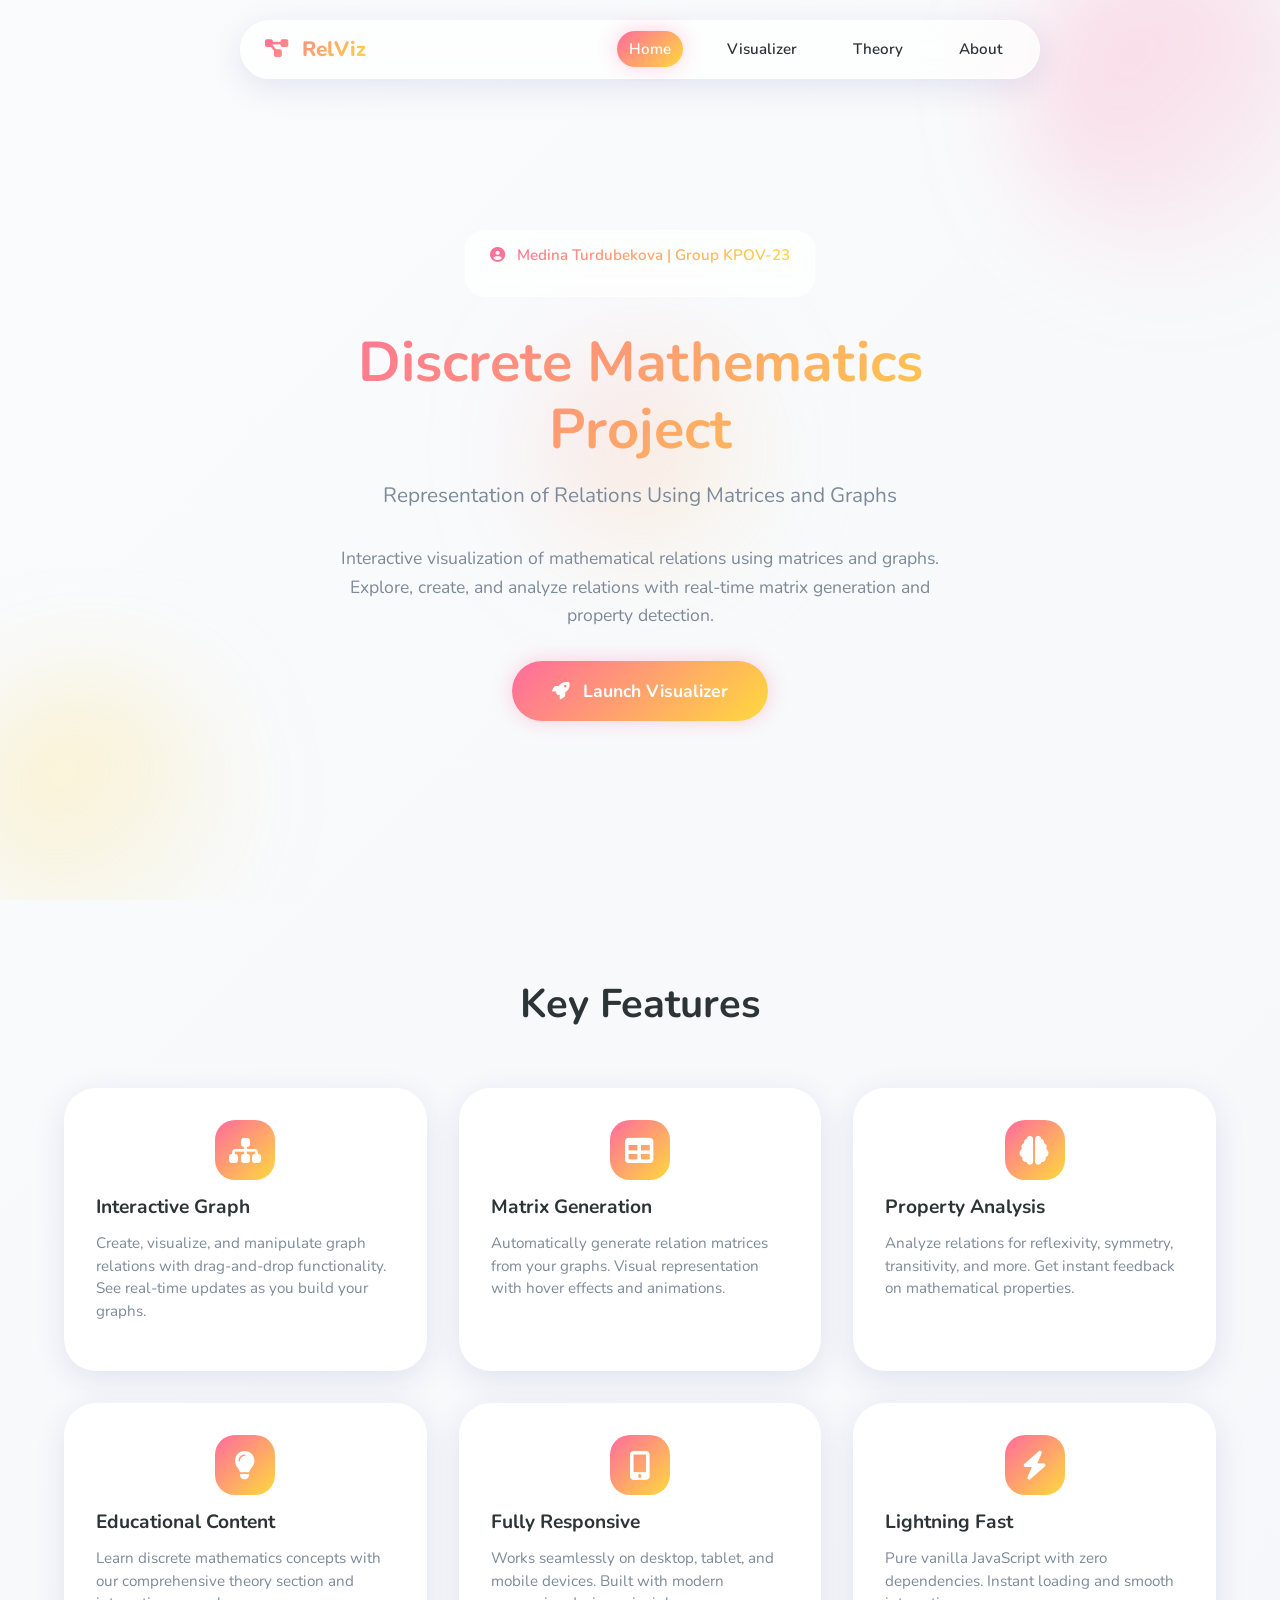
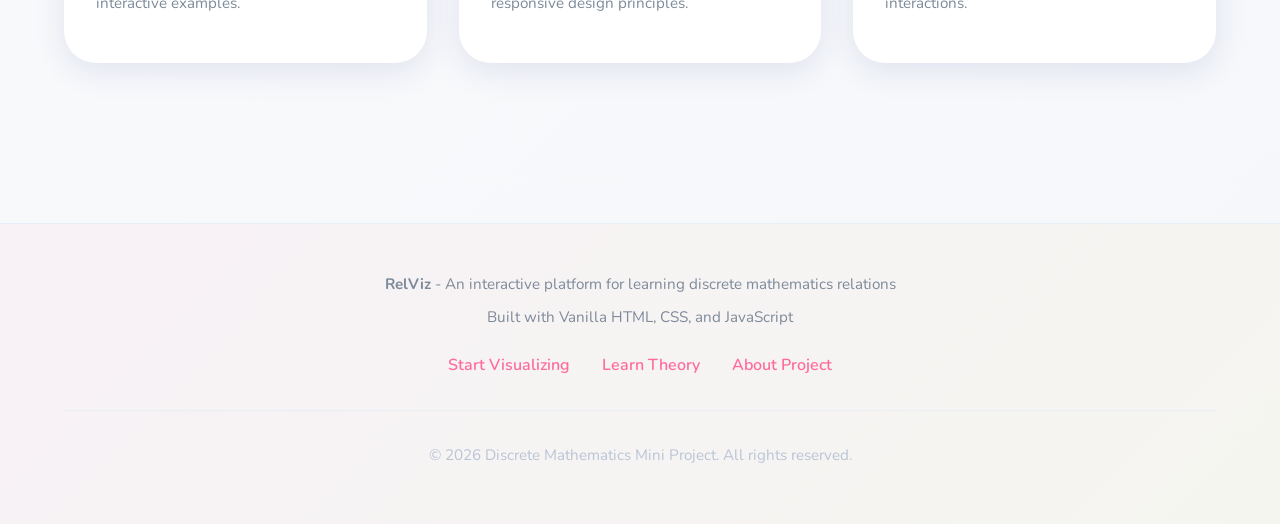
<file: index.html>
<!DOCTYPE html>
<html lang="en">
<head>
  <meta charset="UTF-8">
  <meta name="viewport" content="width=device-width, initial-scale=1.0">
  <title>Discrete Math - Relations & Matrices</title>

  <!-- Google Fonts -->
  <link rel="preconnect" href="https://fonts.googleapis.com">
  <link rel="preconnect" href="https://fonts.gstatic.com" crossorigin>
  <link href="https://fonts.googleapis.com/css2?family=Nunito:wght@400;600;700;800&family=Quicksand:wght@400;600;700&display=swap" rel="stylesheet">

  <!-- FontAwesome Icons -->
  <link rel="stylesheet" href="https://cdnjs.cloudflare.com/ajax/libs/font-awesome/6.4.0/css/all.min.css">

  <!-- Main Styles -->
  <link rel="stylesheet" href="css/style.css">
  <link rel="stylesheet" href="css/animations.css">

  <style>
    /* Home specific styles */
    .hero {
      min-height: 100vh;
      display: flex;
      align-items: center;
      justify-content: center;
      position: relative;
      overflow: hidden;
      padding-top: 60px;
    }

    .hero-background {
      position: absolute;
      top: 0;
      left: 0;
      width: 100%;
      height: 100%;
      z-index: -1;
    }

    .hero-content {
      text-align: center;
      position: relative;
      z-index: 2;
      max-width: 800px;
      margin: 0 auto;
      padding: 0 20px;
    }

    .author-info {
      display: inline-block;
      padding: 12px 24px;
      background: rgba(255, 255, 255, 0.7);
      backdrop-filter: blur(10px);
      border-radius: 20px;
      margin-bottom: 2rem;
      border: 1px solid rgba(255, 255, 255, 0.5);
      animation: slideUp 0.8s ease-out;
    }

    .author-info-text {
      font-size: 0.95rem;
      font-weight: 600;
      background: linear-gradient(135deg, var(--primary-pink), var(--primary-yellow));
      -webkit-background-clip: text;
      -webkit-text-fill-color: transparent;
      background-clip: text;
    }

    .features-grid {
      display: grid;
      grid-template-columns: repeat(auto-fit, minmax(280px, 1fr));
      gap: 2rem;
      margin-top: 60px;
    }

    .feature-item {
      background: white;
      padding: 2rem;
      border-radius: var(--border-radius-lg);
      box-shadow: var(--shadow-soft);
      transition: var(--transition-smooth);
    }

    .feature-item:hover {
      transform: translateY(-10px);
      box-shadow: 0 15px 40px rgba(31, 38, 135, 0.15);
    }

    .feature-icon {
      width: 60px;
      height: 60px;
      background: linear-gradient(135deg, var(--primary-pink), var(--primary-yellow));
      border-radius: var(--border-radius-md);
      display: flex;
      align-items: center;
      justify-content: center;
      margin: 0 auto 1rem;
      font-size: 1.8rem;
      color: white;
    }

    .feature-title {
      font-size: 1.2rem;
      font-weight: 700;
      margin-bottom: 0.8rem;
      color: var(--dark-text);
    }

    .feature-desc {
      font-size: 0.95rem;
      color: var(--grey-dark);
      line-height: 1.5;
    }

    .footer {
      background: linear-gradient(135deg, rgba(255, 107, 157, 0.05), rgba(255, 217, 61, 0.05));
      padding: 3rem 0;
      margin-top: 80px;
      border-top: 1px solid var(--grey-light);
    }

    .footer-content {
      text-align: center;
    }

    .footer-text {
      font-size: 0.95rem;
      color: var(--grey-dark);
      margin-bottom: 0.5rem;
    }

    .footer-links {
      display: flex;
      justify-content: center;
      gap: 2rem;
      margin-top: 1.5rem;
      flex-wrap: wrap;
    }

    .footer-link {
      text-decoration: none;
      color: var(--primary-pink);
      font-weight: 600;
      transition: var(--transition-smooth);
    }

    .footer-link:hover {
      color: var(--primary-yellow);
    }

    @media (max-width: 768px) {
      .hero {
        min-height: auto;
        padding: 100px 0 60px;
      }

      .hero-content {
        padding: 0 15px;
      }

      .features-grid {
        gap: 1.5rem;
        margin-top: 40px;
      }

      .feature-item {
        padding: 1.5rem;
      }
    }
  </style>
</head>
<body>
  <!-- Navigation Bar -->
  <nav class="navbar">
    <div class="nav-container">
      <div class="nav-logo">
        <i class="fas fa-diagram-project" style="margin-right: 8px;"></i> RelViz
      </div>
      <ul class="nav-links">
        <li><a href="index.html" class="active">Home</a></li>
        <li><a href="visualizer.html">Visualizer</a></li>
        <li><a href="theory.html">Theory</a></li>
        <li><a href="about.html">About</a></li>
      </ul>
      <div class="burger-menu">
        <span></span>
        <span></span>
        <span></span>
      </div>
    </div>
  </nav>

  <!-- Hero Section -->
  <section class="hero">
    <div class="hero-background">
      <div class="blob blob-1"></div>
      <div class="blob blob-2"></div>
      <div class="blob blob-3"></div>
    </div>

    <div class="hero-content">
      <div class="author-info">
        <p class="author-info-text">
          <i class="fas fa-user-circle" style="margin-right: 8px;"></i>
          Medina Turdubekova | Group KPOV-23
        </p>
      </div>

      <h1 class="hero-title">Discrete Mathematics Project</h1>

      <p class="hero-subtitle" style="font-size: 1.3rem; color: var(--grey-dark); margin-bottom: 2rem;">
        Representation of Relations Using Matrices and Graphs
      </p>

      <p class="hero-description" style="font-size: 1.1rem; color: var(--grey-dark); max-width: 600px; margin: 0 auto 2rem;">
        Interactive visualization of mathematical relations using matrices and graphs. Explore, create, and analyze relations with real-time matrix generation and property detection.
      </p>

      <a href="visualizer.html" class="btn btn-primary hero-button" style="font-size: 1.1rem; padding: 16px 40px; display: inline-block;">
        <i class="fas fa-rocket" style="margin-right: 8px;"></i> Launch Visualizer
      </a>
    </div>
  </section>

  <!-- Features Section -->
  <section class="section">
    <div class="container">
      <h2 style="text-align: center; margin-bottom: 3rem;">Key Features</h2>

      <div class="features-grid">
        <div class="feature-item stagger-item">
          <div class="feature-icon">
            <i class="fas fa-sitemap"></i>
          </div>
          <h3 class="feature-title">Interactive Graph</h3>
          <p class="feature-desc">Create, visualize, and manipulate graph relations with drag-and-drop functionality. See real-time updates as you build your graphs.</p>
        </div>

        <div class="feature-item stagger-item">
          <div class="feature-icon">
            <i class="fas fa-table"></i>
          </div>
          <h3 class="feature-title">Matrix Generation</h3>
          <p class="feature-desc">Automatically generate relation matrices from your graphs. Visual representation with hover effects and animations.</p>
        </div>

        <div class="feature-item stagger-item">
          <div class="feature-icon">
            <i class="fas fa-brain"></i>
          </div>
          <h3 class="feature-title">Property Analysis</h3>
          <p class="feature-desc">Analyze relations for reflexivity, symmetry, transitivity, and more. Get instant feedback on mathematical properties.</p>
        </div>

        <div class="feature-item stagger-item">
          <div class="feature-icon">
            <i class="fas fa-lightbulb"></i>
          </div>
          <h3 class="feature-title">Educational Content</h3>
          <p class="feature-desc">Learn discrete mathematics concepts with our comprehensive theory section and interactive examples.</p>
        </div>

        <div class="feature-item stagger-item">
          <div class="feature-icon">
            <i class="fas fa-mobile-alt"></i>
          </div>
          <h3 class="feature-title">Fully Responsive</h3>
          <p class="feature-desc">Works seamlessly on desktop, tablet, and mobile devices. Built with modern responsive design principles.</p>
        </div>

        <div class="feature-item stagger-item">
          <div class="feature-icon">
            <i class="fas fa-zap"></i>
          </div>
          <h3 class="feature-title">Lightning Fast</h3>
          <p class="feature-desc">Pure vanilla JavaScript with zero dependencies. Instant loading and smooth interactions.</p>
        </div>
      </div>
    </div>
  </section>

  <!-- Footer -->
  <footer class="footer">
    <div class="container">
      <div class="footer-content">
        <p class="footer-text">
          <strong>RelViz</strong> - An interactive platform for learning discrete mathematics relations
        </p>
        <p class="footer-text">
          Built with Vanilla HTML, CSS, and JavaScript
        </p>
        <div class="footer-links">
          <a href="visualizer.html" class="footer-link">Start Visualizing</a>
          <a href="theory.html" class="footer-link">Learn Theory</a>
          <a href="about.html" class="footer-link">About Project</a>
        </div>
        <p class="footer-text" style="margin-top: 2rem; padding-top: 2rem; border-top: 1px solid var(--grey-light); color: var(--grey-medium);">
          © 2026 Discrete Mathematics Mini Project. All rights reserved.
        </p>
      </div>
    </div>
  </footer>

  <!-- Scripts -->
  <script src="js/main.js"></script>
</body>
</html>
</file>
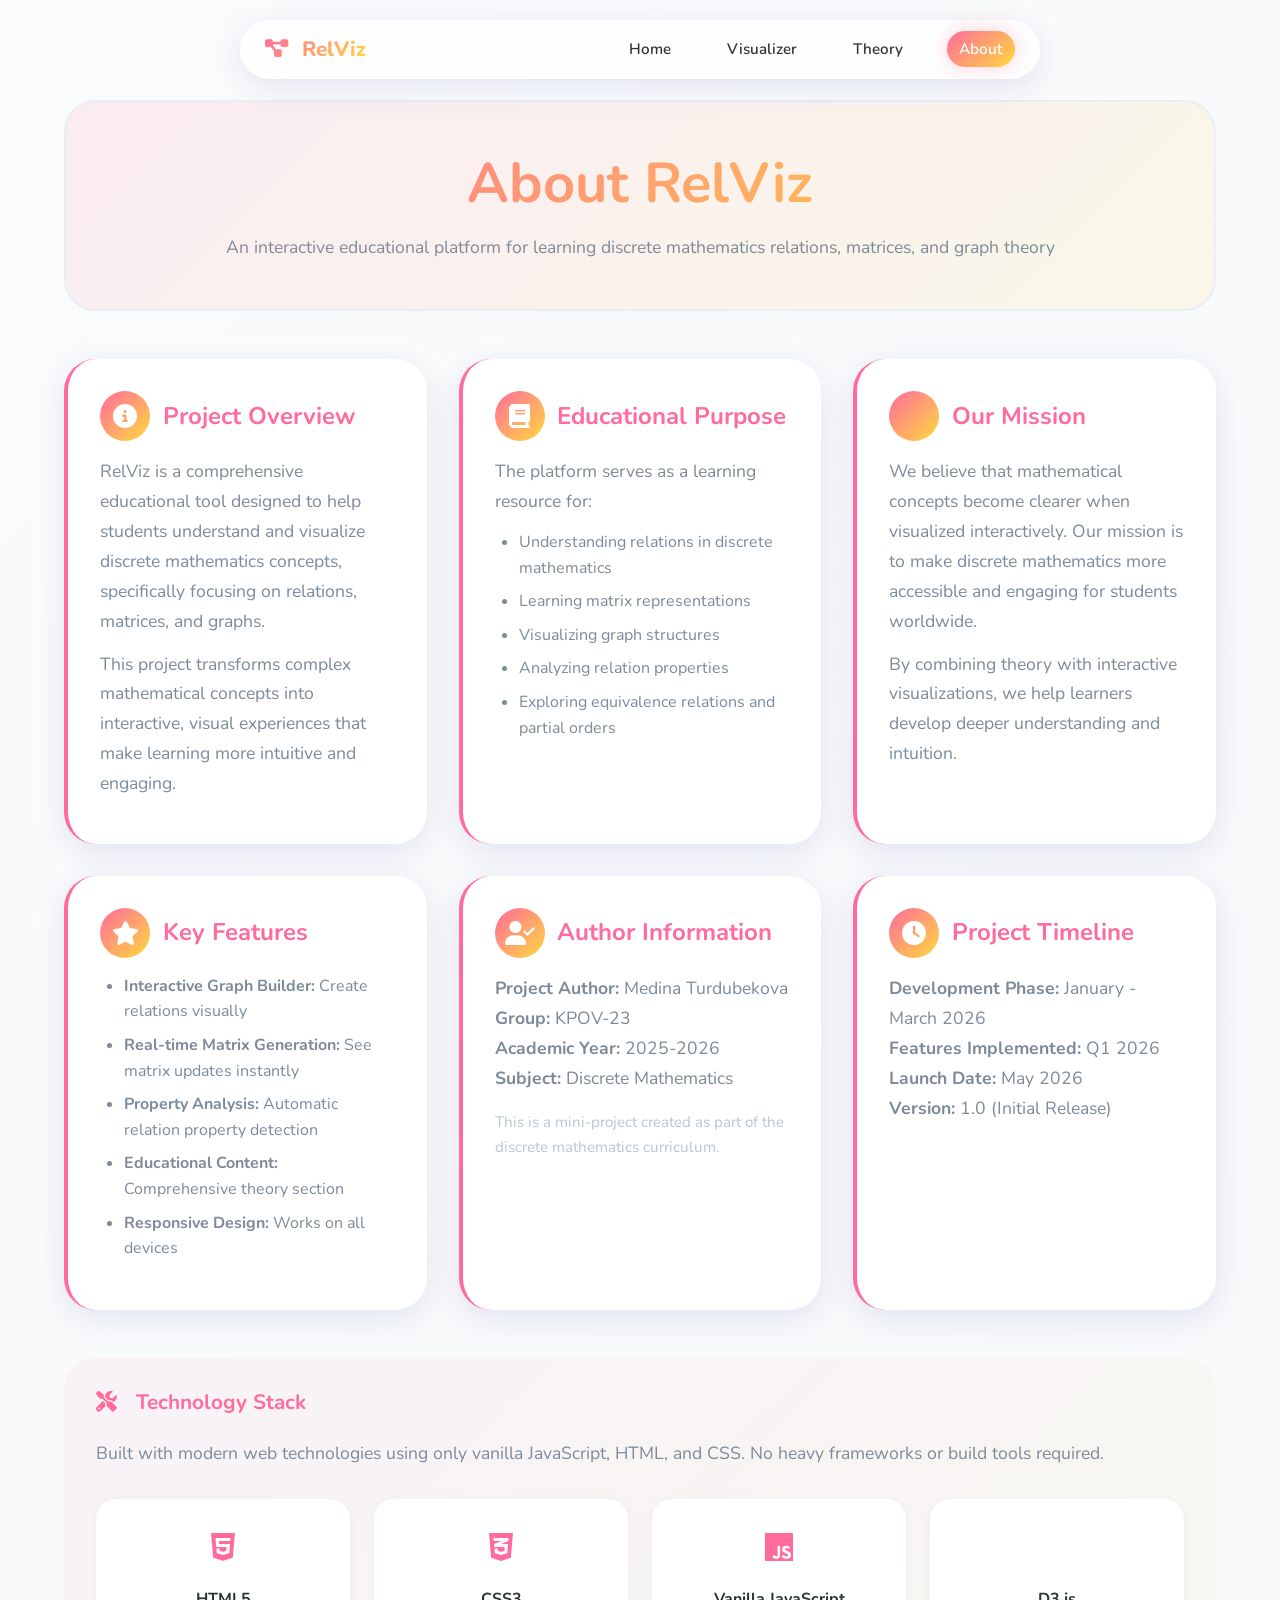
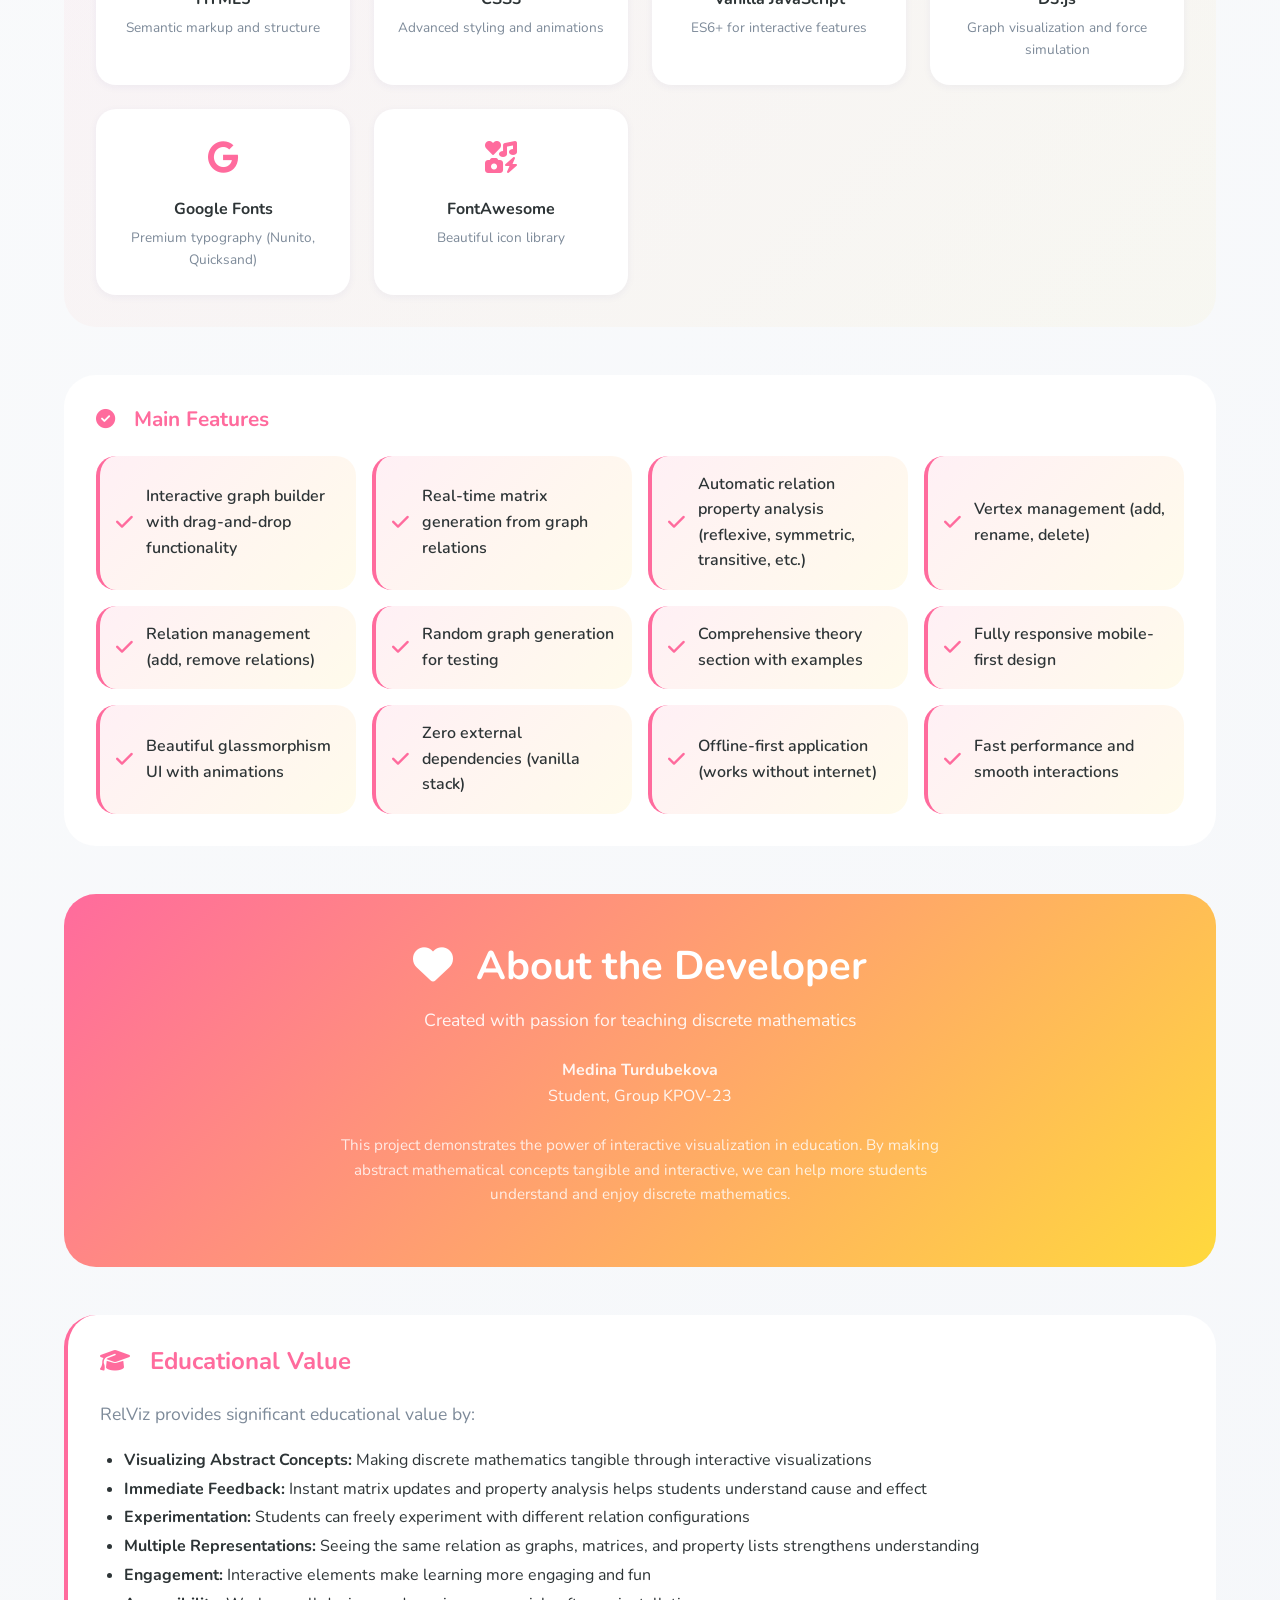
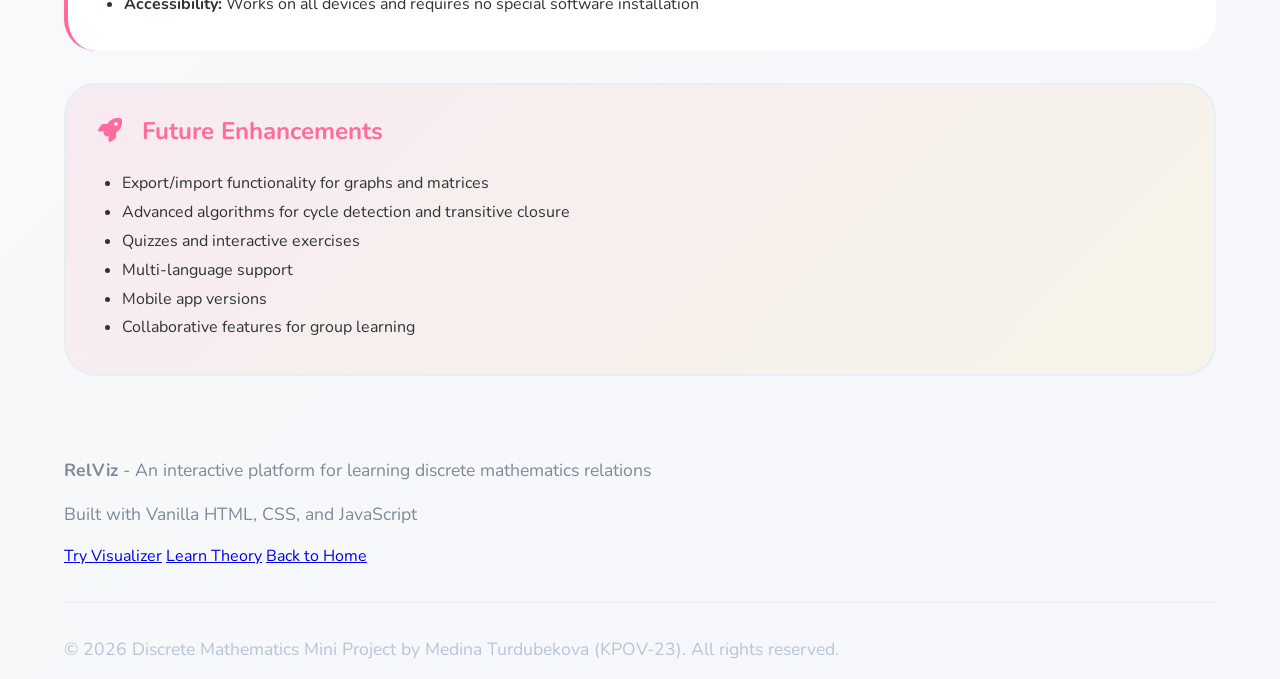
<file: about.html>
<!DOCTYPE html>
<html lang="en">
<head>
  <meta charset="UTF-8">
  <meta name="viewport" content="width=device-width, initial-scale=1.0">
  <title>About - RelViz</title>

  <!-- Google Fonts -->
  <link rel="preconnect" href="https://fonts.googleapis.com">
  <link rel="preconnect" href="https://fonts.gstatic.com" crossorigin>
  <link href="https://fonts.googleapis.com/css2?family=Nunito:wght@400;600;700;800&family=Quicksand:wght@400;600;700&display=swap" rel="stylesheet">

  <!-- FontAwesome Icons -->
  <link rel="stylesheet" href="https://cdnjs.cloudflare.com/ajax/libs/font-awesome/6.4.0/css/all.min.css">

  <!-- Main Styles -->
  <link rel="stylesheet" href="css/style.css">
  <link rel="stylesheet" href="css/animations.css">

  <style>
    .about-section {
      padding-top: 100px;
    }

    .about-hero {
      background: linear-gradient(135deg, rgba(255, 107, 157, 0.1), rgba(255, 217, 61, 0.1));
      padding: 3rem;
      border-radius: var(--border-radius-lg);
      margin-bottom: 3rem;
      border: 2px solid var(--grey-light);
      text-align: center;
      animation: slideUp 0.6s ease-out;
    }

    .about-hero h1 {
      margin-bottom: 1rem;
    }

    .about-grid {
      display: grid;
      grid-template-columns: repeat(auto-fit, minmax(300px, 1fr));
      gap: 2rem;
      margin-bottom: 3rem;
    }

    .about-card {
      background: white;
      padding: 2rem;
      border-radius: var(--border-radius-lg);
      box-shadow: var(--shadow-soft);
      border-left: 4px solid var(--primary-pink);
      animation: slideUp 0.6s ease-out forwards;
      opacity: 0;
    }

    .about-card:nth-child(1) { animation-delay: 0.1s; }
    .about-card:nth-child(2) { animation-delay: 0.2s; }
    .about-card:nth-child(3) { animation-delay: 0.3s; }
    .about-card:nth-child(4) { animation-delay: 0.4s; }
    .about-card:nth-child(5) { animation-delay: 0.5s; }
    .about-card:nth-child(6) { animation-delay: 0.6s; }

    .about-card:hover {
      transform: translateY(-5px);
      box-shadow: 0 12px 40px rgba(31, 38, 135, 0.15);
    }

    .about-card h3 {
      color: var(--primary-pink);
      margin-bottom: 1rem;
      display: flex;
      align-items: center;
      gap: 0.8rem;
    }

    .card-icon {
      width: 50px;
      height: 50px;
      background: linear-gradient(135deg, var(--primary-pink), var(--primary-yellow));
      border-radius: 50%;
      display: flex;
      align-items: center;
      justify-content: center;
      color: white;
      font-size: 1.5rem;
      flex-shrink: 0;
    }

    .about-card p {
      margin-bottom: 0.8rem;
      line-height: 1.7;
      color: var(--grey-dark);
    }

    .about-card ul {
      margin-left: 1.5rem;
      margin-bottom: 1rem;
    }

    .about-card li {
      margin-bottom: 0.5rem;
      color: var(--grey-dark);
      line-height: 1.6;
    }

    .tech-stack {
      background: linear-gradient(135deg, rgba(255, 107, 157, 0.05), rgba(255, 217, 61, 0.05));
      padding: 2rem;
      border-radius: var(--border-radius-lg);
      margin-bottom: 3rem;
    }

    .tech-stack h3 {
      color: var(--primary-pink);
      margin-bottom: 1.5rem;
      font-size: 1.3rem;
    }

    .tech-items {
      display: grid;
      grid-template-columns: repeat(auto-fit, minmax(200px, 1fr));
      gap: 1.5rem;
    }

    .tech-item {
      background: white;
      padding: 1.5rem;
      border-radius: var(--border-radius-md);
      text-align: center;
      box-shadow: 0 2px 8px rgba(31, 38, 135, 0.05);
      transition: var(--transition-smooth);
    }

    .tech-item:hover {
      transform: translateY(-5px);
      box-shadow: var(--shadow-soft);
    }

    .tech-icon {
      font-size: 2rem;
      color: var(--primary-pink);
      margin-bottom: 0.8rem;
    }

    .tech-name {
      font-weight: 700;
      color: var(--dark-text);
      margin-bottom: 0.3rem;
    }

    .tech-desc {
      font-size: 0.85rem;
      color: var(--grey-dark);
    }

    .author-section {
      background: linear-gradient(135deg, var(--primary-pink), var(--primary-yellow));
      color: white;
      padding: 3rem;
      border-radius: var(--border-radius-lg);
      text-align: center;
      animation: slideUp 0.6s ease-out;
    }

    .author-section h2 {
      color: white;
      margin-bottom: 1rem;
    }

    .author-section p {
      color: rgba(255, 255, 255, 0.9);
      font-size: 1.1rem;
      margin-bottom: 0.8rem;
    }

    .feature-list {
      background: white;
      padding: 2rem;
      border-radius: var(--border-radius-lg);
      margin-bottom: 3rem;
    }

    .feature-list h3 {
      color: var(--primary-pink);
      margin-bottom: 1.5rem;
      font-size: 1.3rem;
    }

    .feature-list ul {
      display: grid;
      grid-template-columns: repeat(auto-fit, minmax(250px, 1fr));
      gap: 1rem;
      list-style: none;
      margin: 0;
      padding: 0;
    }

    .feature-list li {
      padding: 1rem;
      background: linear-gradient(135deg, rgba(255, 107, 157, 0.1), rgba(255, 217, 61, 0.1));
      border-radius: var(--border-radius-md);
      border-left: 4px solid var(--primary-pink);
      display: flex;
      align-items: center;
      gap: 0.8rem;
    }

    .feature-list i {
      color: var(--primary-pink);
      font-size: 1.2rem;
      flex-shrink: 0;
    }

    .feature-list span {
      color: var(--dark-text);
      font-weight: 600;
    }

    @media (max-width: 768px) {
      .about-section {
        padding-top: 80px;
      }

      .about-hero {
        padding: 2rem;
      }

      .about-grid {
        gap: 1.5rem;
      }

      .about-card {
        padding: 1.5rem;
      }

      .author-section {
        padding: 2rem;
      }

      .tech-items {
        grid-template-columns: repeat(auto-fit, minmax(150px, 1fr));
        gap: 1rem;
      }
    }
  </style>
</head>
<body>
  <!-- Navigation Bar -->
  <nav class="navbar">
    <div class="nav-container">
      <div class="nav-logo">
        <i class="fas fa-diagram-project" style="margin-right: 8px;"></i> RelViz
      </div>
      <ul class="nav-links">
        <li><a href="index.html">Home</a></li>
        <li><a href="visualizer.html">Visualizer</a></li>
        <li><a href="theory.html">Theory</a></li>
        <li><a href="about.html" class="active">About</a></li>
      </ul>
      <div class="burger-menu">
        <span></span>
        <span></span>
        <span></span>
      </div>
    </div>
  </nav>

  <!-- Main Content -->
  <section class="about-section">
    <div class="container">
      <!-- Hero -->
      <div class="about-hero">
        <h1>About RelViz</h1>
        <p style="font-size: 1.1rem; margin: 0;">
          An interactive educational platform for learning discrete mathematics relations, matrices, and graph theory
        </p>
      </div>

      <!-- Project Overview -->
      <div class="about-grid">
        <div class="about-card">
          <h3>
            <div class="card-icon"><i class="fas fa-info-circle"></i></div>
            Project Overview
          </h3>
          <p>
            RelViz is a comprehensive educational tool designed to help students understand and visualize 
            discrete mathematics concepts, specifically focusing on relations, matrices, and graphs.
          </p>
          <p>
            This project transforms complex mathematical concepts into interactive, visual experiences 
            that make learning more intuitive and engaging.
          </p>
        </div>

        <div class="about-card">
          <h3>
            <div class="card-icon"><i class="fas fa-book"></i></div>
            Educational Purpose
          </h3>
          <p>
            The platform serves as a learning resource for:
          </p>
          <ul>
            <li>Understanding relations in discrete mathematics</li>
            <li>Learning matrix representations</li>
            <li>Visualizing graph structures</li>
            <li>Analyzing relation properties</li>
            <li>Exploring equivalence relations and partial orders</li>
          </ul>
        </div>

        <div class="about-card">
          <h3>
            <div class="card-icon"><i class="fas fa-target"></i></div>
            Our Mission
          </h3>
          <p>
            We believe that mathematical concepts become clearer when visualized interactively. 
            Our mission is to make discrete mathematics more accessible and engaging for students 
            worldwide.
          </p>
          <p>
            By combining theory with interactive visualizations, we help learners develop deeper 
            understanding and intuition.
          </p>
        </div>

        <div class="about-card">
          <h3>
            <div class="card-icon"><i class="fas fa-star"></i></div>
            Key Features
          </h3>
          <ul>
            <li><strong>Interactive Graph Builder:</strong> Create relations visually</li>
            <li><strong>Real-time Matrix Generation:</strong> See matrix updates instantly</li>
            <li><strong>Property Analysis:</strong> Automatic relation property detection</li>
            <li><strong>Educational Content:</strong> Comprehensive theory section</li>
            <li><strong>Responsive Design:</strong> Works on all devices</li>
          </ul>
        </div>

        <div class="about-card">
          <h3>
            <div class="card-icon"><i class="fas fa-user-check"></i></div>
            Author Information
          </h3>
          <p>
            <strong>Project Author:</strong> Medina Turdubekova<br>
            <strong>Group:</strong> KPOV-23<br>
            <strong>Academic Year:</strong> 2025-2026<br>
            <strong>Subject:</strong> Discrete Mathematics
          </p>
          <p style="margin-top: 1rem; font-size: 0.95rem; color: var(--grey-medium);">
            This is a mini-project created as part of the discrete mathematics curriculum.
          </p>
        </div>

        <div class="about-card">
          <h3>
            <div class="card-icon"><i class="fas fa-clock"></i></div>
            Project Timeline
          </h3>
          <p>
            <strong>Development Phase:</strong> January - March 2026<br>
            <strong>Features Implemented:</strong> Q1 2026<br>
            <strong>Launch Date:</strong> May 2026<br>
            <strong>Version:</strong> 1.0 (Initial Release)
          </p>
        </div>
      </div>

      <!-- Technology Stack -->
      <div class="tech-stack">
        <h3><i class="fas fa-tools" style="margin-right: 0.8rem;"></i> Technology Stack</h3>
        <p style="color: var(--grey-dark); margin-bottom: 2rem;">
          Built with modern web technologies using only vanilla JavaScript, HTML, and CSS. 
          No heavy frameworks or build tools required.
        </p>
        <div class="tech-items">
          <div class="tech-item">
            <div class="tech-icon"><i class="fab fa-html5"></i></div>
            <div class="tech-name">HTML5</div>
            <div class="tech-desc">Semantic markup and structure</div>
          </div>

          <div class="tech-item">
            <div class="tech-icon"><i class="fab fa-css3-alt"></i></div>
            <div class="tech-name">CSS3</div>
            <div class="tech-desc">Advanced styling and animations</div>
          </div>

          <div class="tech-item">
            <div class="tech-icon"><i class="fab fa-js"></i></div>
            <div class="tech-name">Vanilla JavaScript</div>
            <div class="tech-desc">ES6+ for interactive features</div>
          </div>

          <div class="tech-item">
            <div class="tech-icon"><i class="fas fa-chart-network"></i></div>
            <div class="tech-name">D3.js</div>
            <div class="tech-desc">Graph visualization and force simulation</div>
          </div>

          <div class="tech-item">
            <div class="tech-icon"><i class="fab fa-google"></i></div>
            <div class="tech-name">Google Fonts</div>
            <div class="tech-desc">Premium typography (Nunito, Quicksand)</div>
          </div>

          <div class="tech-item">
            <div class="tech-icon"><i class="fas fa-icons"></i></div>
            <div class="tech-name">FontAwesome</div>
            <div class="tech-desc">Beautiful icon library</div>
          </div>
        </div>
      </div>

      <!-- Features -->
      <div class="feature-list">
        <h3><i class="fas fa-check-circle" style="margin-right: 0.8rem;"></i> Main Features</h3>
        <ul>
          <li><i class="fas fa-check"></i> <span>Interactive graph builder with drag-and-drop functionality</span></li>
          <li><i class="fas fa-check"></i> <span>Real-time matrix generation from graph relations</span></li>
          <li><i class="fas fa-check"></i> <span>Automatic relation property analysis (reflexive, symmetric, transitive, etc.)</span></li>
          <li><i class="fas fa-check"></i> <span>Vertex management (add, rename, delete)</span></li>
          <li><i class="fas fa-check"></i> <span>Relation management (add, remove relations)</span></li>
          <li><i class="fas fa-check"></i> <span>Random graph generation for testing</span></li>
          <li><i class="fas fa-check"></i> <span>Comprehensive theory section with examples</span></li>
          <li><i class="fas fa-check"></i> <span>Fully responsive mobile-first design</span></li>
          <li><i class="fas fa-check"></i> <span>Beautiful glassmorphism UI with animations</span></li>
          <li><i class="fas fa-check"></i> <span>Zero external dependencies (vanilla stack)</span></li>
          <li><i class="fas fa-check"></i> <span>Offline-first application (works without internet)</span></li>
          <li><i class="fas fa-check"></i> <span>Fast performance and smooth interactions</span></li>
        </ul>
      </div>

      <!-- Author Section -->
      <div class="author-section">
        <h2><i class="fas fa-heart" style="margin-right: 0.8rem;"></i> About the Developer</h2>
        <p>Created with passion for teaching discrete mathematics</p>
        <p style="font-size: 1rem; margin: 1.5rem 0;">
          <strong>Medina Turdubekova</strong><br>
          Student, Group KPOV-23
        </p>
        <p style="font-size: 0.95rem; opacity: 0.9; margin-top: 1rem; max-width: 600px; margin-left: auto; margin-right: auto;">
          This project demonstrates the power of interactive visualization in education. 
          By making abstract mathematical concepts tangible and interactive, we can help more students understand and enjoy discrete mathematics.
        </p>
      </div>

      <!-- Educational Value -->
      <div style="background: white; padding: 2rem; border-radius: var(--border-radius-lg); margin-top: 3rem; border-left: 4px solid var(--primary-pink); animation: slideUp 0.6s ease-out;">
        <h3 style="color: var(--primary-pink); margin-bottom: 1.5rem;">
          <i class="fas fa-graduation-cap" style="margin-right: 0.8rem;"></i> Educational Value
        </h3>
        <p style="margin-bottom: 1rem; line-height: 1.7;">
          RelViz provides significant educational value by:
        </p>
        <ul style="margin-left: 1.5rem; line-height: 1.8;">
          <li><strong>Visualizing Abstract Concepts:</strong> Making discrete mathematics tangible through interactive visualizations</li>
          <li><strong>Immediate Feedback:</strong> Instant matrix updates and property analysis helps students understand cause and effect</li>
          <li><strong>Experimentation:</strong> Students can freely experiment with different relation configurations</li>
          <li><strong>Multiple Representations:</strong> Seeing the same relation as graphs, matrices, and property lists strengthens understanding</li>
          <li><strong>Engagement:</strong> Interactive elements make learning more engaging and fun</li>
          <li><strong>Accessibility:</strong> Works on all devices and requires no special software installation</li>
        </ul>
      </div>

      <!-- Future Plans -->
      <div style="background: linear-gradient(135deg, rgba(255, 107, 157, 0.1), rgba(255, 217, 61, 0.1)); padding: 2rem; border-radius: var(--border-radius-lg); margin-top: 2rem; border: 2px solid var(--grey-light);">
        <h3 style="color: var(--primary-pink); margin-bottom: 1.5rem;">
          <i class="fas fa-rocket" style="margin-right: 0.8rem;"></i> Future Enhancements
        </h3>
        <ul style="margin-left: 1.5rem; line-height: 1.8;">
          <li>Export/import functionality for graphs and matrices</li>
          <li>Advanced algorithms for cycle detection and transitive closure</li>
          <li>Quizzes and interactive exercises</li>
          <li>Multi-language support</li>
          <li>Mobile app versions</li>
          <li>Collaborative features for group learning</li>
        </ul>
      </div>
    </div>
  </section>

  <!-- Footer -->
  <footer class="footer" style="margin-top: 80px;">
    <div class="container">
      <div class="footer-content">
        <p class="footer-text">
          <strong>RelViz</strong> - An interactive platform for learning discrete mathematics relations
        </p>
        <p class="footer-text">
          Built with Vanilla HTML, CSS, and JavaScript
        </p>
        <div class="footer-links">
          <a href="visualizer.html" class="footer-link">Try Visualizer</a>
          <a href="theory.html" class="footer-link">Learn Theory</a>
          <a href="index.html" class="footer-link">Back to Home</a>
        </div>
        <p class="footer-text" style="margin-top: 2rem; padding-top: 2rem; border-top: 1px solid var(--grey-light); color: var(--grey-medium);">
          © 2026 Discrete Mathematics Mini Project by Medina Turdubekova (KPOV-23). All rights reserved.
        </p>
      </div>
    </div>
  </footer>

  <!-- Scripts -->
  <script src="js/main.js"></script>
</body>
</html>
</file>
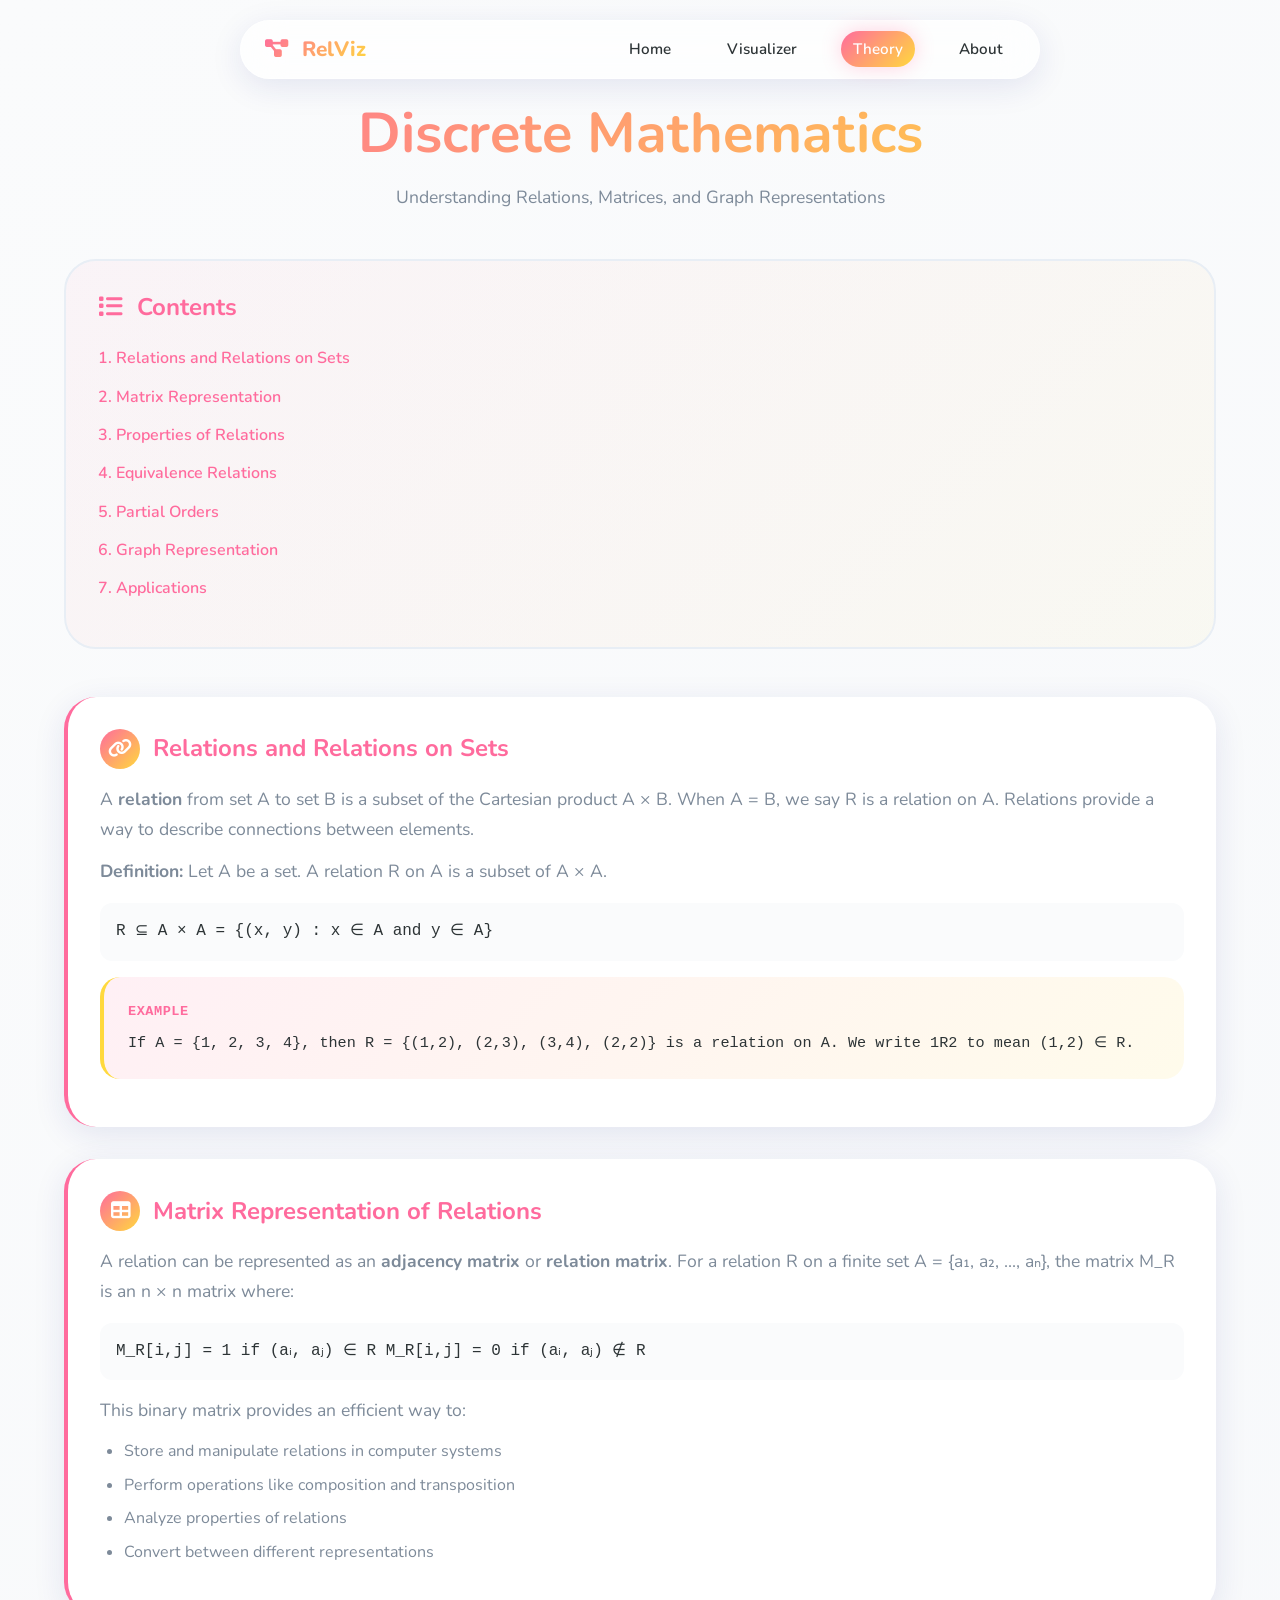
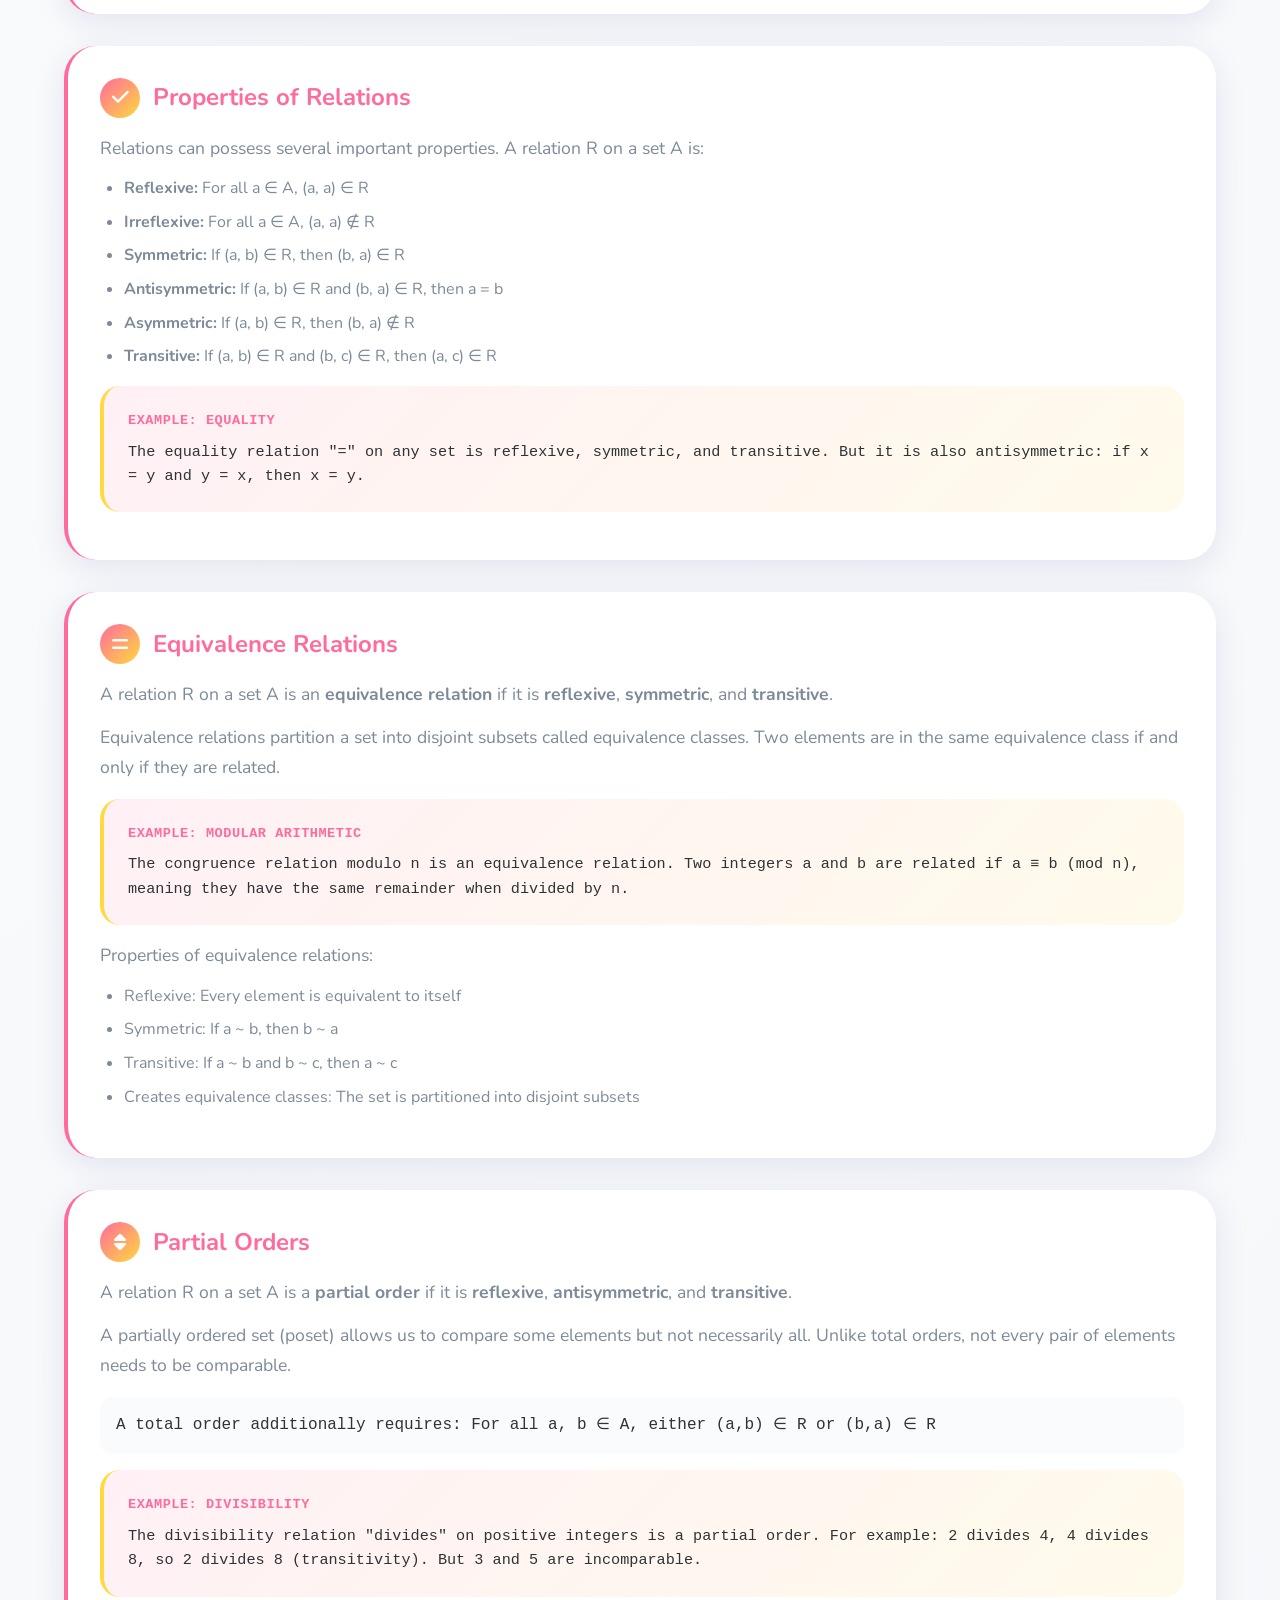
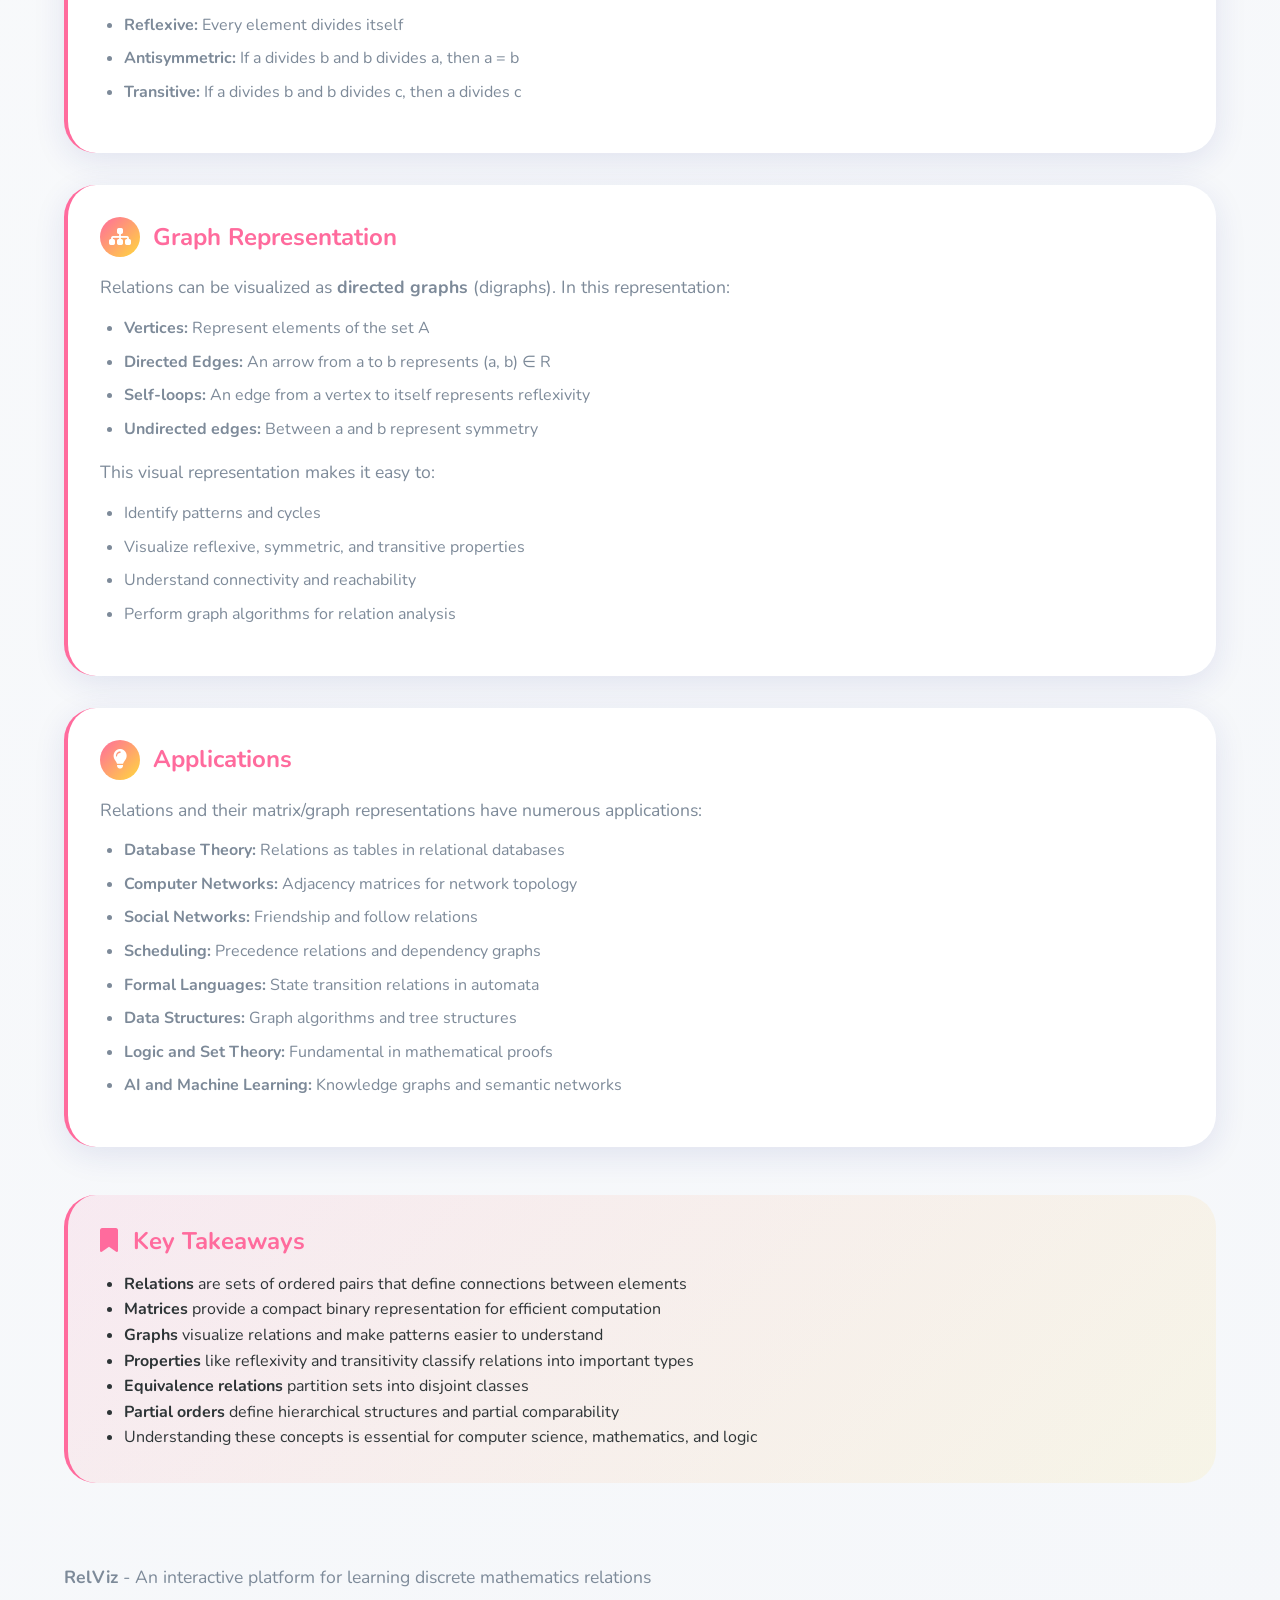
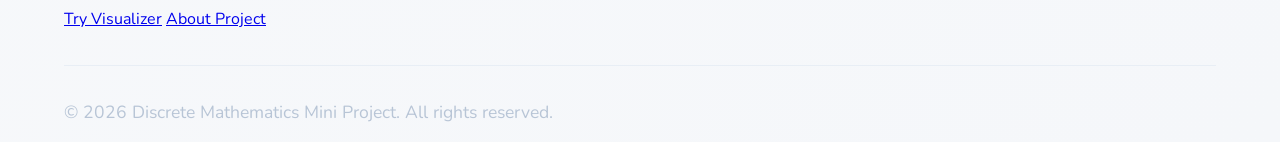
<file: theory.html>
<!DOCTYPE html>
<html lang="en">
<head>
  <meta charset="UTF-8">
  <meta name="viewport" content="width=device-width, initial-scale=1.0">
  <title>Theory - RelViz</title>

  <!-- Google Fonts -->
  <link rel="preconnect" href="https://fonts.googleapis.com">
  <link rel="preconnect" href="https://fonts.gstatic.com" crossorigin>
  <link href="https://fonts.googleapis.com/css2?family=Nunito:wght@400;600;700;800&family=Quicksand:wght@400;600;700&display=swap" rel="stylesheet">

  <!-- FontAwesome Icons -->
  <link rel="stylesheet" href="https://cdnjs.cloudflare.com/ajax/libs/font-awesome/6.4.0/css/all.min.css">

  <!-- Main Styles -->
  <link rel="stylesheet" href="css/style.css">
  <link rel="stylesheet" href="css/animations.css">

  <style>
    .theory-section {
      padding-top: 100px;
    }

    .theory-card {
      background: white;
      padding: 2rem;
      border-radius: var(--border-radius-lg);
      margin-bottom: 2rem;
      box-shadow: var(--shadow-soft);
      border-left: 4px solid var(--primary-pink);
      animation: slideUp 0.6s ease-out forwards;
      opacity: 0;
    }

    .theory-card:nth-child(1) { animation-delay: 0.1s; }
    .theory-card:nth-child(2) { animation-delay: 0.2s; }
    .theory-card:nth-child(3) { animation-delay: 0.3s; }
    .theory-card:nth-child(4) { animation-delay: 0.4s; }
    .theory-card:nth-child(5) { animation-delay: 0.5s; }
    .theory-card:nth-child(6) { animation-delay: 0.6s; }
    .theory-card:nth-child(n+7) { animation-delay: 0.7s; }

    .theory-card h3 {
      color: var(--primary-pink);
      margin-bottom: 1rem;
      display: flex;
      align-items: center;
      gap: 0.8rem;
    }

    .theory-card-icon {
      width: 40px;
      height: 40px;
      background: linear-gradient(135deg, var(--primary-pink), var(--primary-yellow));
      border-radius: 50%;
      display: flex;
      align-items: center;
      justify-content: center;
      color: white;
      font-size: 1.2rem;
      flex-shrink: 0;
    }

    .theory-card p {
      margin-bottom: 0.8rem;
      line-height: 1.7;
    }

    .theory-card ul {
      margin-left: 1.5rem;
      margin-bottom: 1rem;
    }

    .theory-card li {
      margin-bottom: 0.5rem;
      color: var(--grey-dark);
    }

    .example-box {
      background: linear-gradient(135deg, rgba(255, 107, 157, 0.1), rgba(255, 217, 61, 0.1));
      border-left: 4px solid var(--primary-yellow);
      padding: 1.5rem;
      border-radius: var(--border-radius-md);
      margin: 1rem 0;
      font-family: 'Courier New', monospace;
      font-size: 0.95rem;
    }

    .example-label {
      font-weight: 700;
      color: var(--primary-pink);
      margin-bottom: 0.5rem;
      text-transform: uppercase;
      font-size: 0.85rem;
      letter-spacing: 0.5px;
    }

    .formula {
      background: var(--light-bg);
      padding: 1rem;
      border-radius: var(--border-radius-sm);
      margin: 1rem 0;
      font-family: 'Courier New', monospace;
      color: var(--dark-text);
      overflow-x: auto;
    }

    .toc {
      background: linear-gradient(135deg, rgba(255, 107, 157, 0.05), rgba(255, 217, 61, 0.05));
      padding: 2rem;
      border-radius: var(--border-radius-lg);
      margin-bottom: 3rem;
      border: 2px solid var(--grey-light);
    }

    .toc h3 {
      color: var(--primary-pink);
      margin-bottom: 1.5rem;
    }

    .toc ul {
      list-style: none;
    }

    .toc li {
      margin-bottom: 0.8rem;
    }

    .toc a {
      color: var(--primary-pink);
      text-decoration: none;
      font-weight: 600;
      transition: var(--transition-smooth);
    }

    .toc a:hover {
      color: var(--primary-yellow);
      transform: translateX(5px);
    }

    @media (max-width: 768px) {
      .theory-section {
        padding-top: 80px;
      }

      .theory-card {
        padding: 1.5rem;
      }

      .formula, .example-box {
        font-size: 0.9rem;
        padding: 1rem;
      }
    }
  </style>
</head>
<body>
  <!-- Navigation Bar -->
  <nav class="navbar">
    <div class="nav-container">
      <div class="nav-logo">
        <i class="fas fa-diagram-project" style="margin-right: 8px;"></i> RelViz
      </div>
      <ul class="nav-links">
        <li><a href="index.html">Home</a></li>
        <li><a href="visualizer.html">Visualizer</a></li>
        <li><a href="theory.html" class="active">Theory</a></li>
        <li><a href="about.html">About</a></li>
      </ul>
      <div class="burger-menu">
        <span></span>
        <span></span>
        <span></span>
      </div>
    </div>
  </nav>

  <!-- Main Content -->
  <section class="theory-section">
    <div class="container">
      <h1 style="text-align: center; margin-bottom: 1rem;">Discrete Mathematics</h1>
      <p style="text-align: center; color: var(--grey-dark); margin-bottom: 3rem; font-size: 1.1rem;">
        Understanding Relations, Matrices, and Graph Representations
      </p>

      <!-- Table of Contents -->
      <div class="toc">
        <h3><i class="fas fa-list" style="margin-right: 0.5rem;"></i> Contents</h3>
        <ul>
          <li><a href="#relations">1. Relations and Relations on Sets</a></li>
          <li><a href="#matrix">2. Matrix Representation</a></li>
          <li><a href="#properties">3. Properties of Relations</a></li>
          <li><a href="#equivalence">4. Equivalence Relations</a></li>
          <li><a href="#partial">5. Partial Orders</a></li>
          <li><a href="#graphs">6. Graph Representation</a></li>
          <li><a href="#applications">7. Applications</a></li>
        </ul>
      </div>

      <!-- Content Cards -->
      <div id="relationsSection">
        <div class="theory-card">
          <h3>
            <div class="theory-card-icon"><i class="fas fa-link"></i></div>
            Relations and Relations on Sets
          </h3>
          <p>
            A <strong>relation</strong> from set A to set B is a subset of the Cartesian product A × B. 
            When A = B, we say R is a relation on A. Relations provide a way to describe connections 
            between elements.
          </p>
          <p><strong>Definition:</strong> Let A be a set. A relation R on A is a subset of A × A.</p>
          <div class="formula">
            R ⊆ A × A = {(x, y) : x ∈ A and y ∈ A}
          </div>
          <div class="example-box">
            <div class="example-label">Example</div>
            If A = {1, 2, 3, 4}, then R = {(1,2), (2,3), (3,4), (2,2)} is a relation on A.
            We write 1R2 to mean (1,2) ∈ R.
          </div>
        </div>

        <div class="theory-card">
          <h3>
            <div class="theory-card-icon"><i class="fas fa-table"></i></div>
            Matrix Representation of Relations
          </h3>
          <p>
            A relation can be represented as an <strong>adjacency matrix</strong> or 
            <strong>relation matrix</strong>. For a relation R on a finite set A = {a₁, a₂, ..., aₙ}, 
            the matrix M_R is an n × n matrix where:
          </p>
          <div class="formula">
            M_R[i,j] = 1 if (aᵢ, aⱼ) ∈ R
            M_R[i,j] = 0 if (aᵢ, aⱼ) ∉ R
          </div>
          <p>
            This binary matrix provides an efficient way to:
          </p>
          <ul>
            <li>Store and manipulate relations in computer systems</li>
            <li>Perform operations like composition and transposition</li>
            <li>Analyze properties of relations</li>
            <li>Convert between different representations</li>
          </ul>
        </div>

        <div class="theory-card">
          <h3>
            <div class="theory-card-icon"><i class="fas fa-check"></i></div>
            Properties of Relations
          </h3>
          <p>
            Relations can possess several important properties. A relation R on a set A is:
          </p>
          <ul>
            <li><strong>Reflexive:</strong> For all a ∈ A, (a, a) ∈ R</li>
            <li><strong>Irreflexive:</strong> For all a ∈ A, (a, a) ∉ R</li>
            <li><strong>Symmetric:</strong> If (a, b) ∈ R, then (b, a) ∈ R</li>
            <li><strong>Antisymmetric:</strong> If (a, b) ∈ R and (b, a) ∈ R, then a = b</li>
            <li><strong>Asymmetric:</strong> If (a, b) ∈ R, then (b, a) ∉ R</li>
            <li><strong>Transitive:</strong> If (a, b) ∈ R and (b, c) ∈ R, then (a, c) ∈ R</li>
          </ul>
          <div class="example-box">
            <div class="example-label">Example: Equality</div>
            The equality relation "=" on any set is reflexive, symmetric, and transitive.
            But it is also antisymmetric: if x = y and y = x, then x = y.
          </div>
        </div>

        <div class="theory-card">
          <h3>
            <div class="theory-card-icon"><i class="fas fa-equals"></i></div>
            Equivalence Relations
          </h3>
          <p>
            A relation R on a set A is an <strong>equivalence relation</strong> if it is 
            <strong>reflexive</strong>, <strong>symmetric</strong>, and <strong>transitive</strong>.
          </p>
          <p>
            Equivalence relations partition a set into disjoint subsets called equivalence classes. 
            Two elements are in the same equivalence class if and only if they are related.
          </p>
          <div class="example-box">
            <div class="example-label">Example: Modular Arithmetic</div>
            The congruence relation modulo n is an equivalence relation.
            Two integers a and b are related if a ≡ b (mod n), meaning they have the same remainder when divided by n.
          </div>
          <p>
            Properties of equivalence relations:
          </p>
          <ul>
            <li>Reflexive: Every element is equivalent to itself</li>
            <li>Symmetric: If a ~ b, then b ~ a</li>
            <li>Transitive: If a ~ b and b ~ c, then a ~ c</li>
            <li>Creates equivalence classes: The set is partitioned into disjoint subsets</li>
          </ul>
        </div>

        <div class="theory-card">
          <h3>
            <div class="theory-card-icon"><i class="fas fa-sort"></i></div>
            Partial Orders
          </h3>
          <p>
            A relation R on a set A is a <strong>partial order</strong> if it is 
            <strong>reflexive</strong>, <strong>antisymmetric</strong>, and <strong>transitive</strong>.
          </p>
          <p>
            A partially ordered set (poset) allows us to compare some elements but not necessarily all. 
            Unlike total orders, not every pair of elements needs to be comparable.
          </p>
          <div class="formula">
            A total order additionally requires: For all a, b ∈ A, either (a,b) ∈ R or (b,a) ∈ R
          </div>
          <div class="example-box">
            <div class="example-label">Example: Divisibility</div>
            The divisibility relation "divides" on positive integers is a partial order.
            For example: 2 divides 4, 4 divides 8, so 2 divides 8 (transitivity).
            But 3 and 5 are incomparable.
          </div>
          <ul>
            <li><strong>Reflexive:</strong> Every element divides itself</li>
            <li><strong>Antisymmetric:</strong> If a divides b and b divides a, then a = b</li>
            <li><strong>Transitive:</strong> If a divides b and b divides c, then a divides c</li>
          </ul>
        </div>

        <div class="theory-card">
          <h3>
            <div class="theory-card-icon"><i class="fas fa-sitemap"></i></div>
            Graph Representation
          </h3>
          <p>
            Relations can be visualized as <strong>directed graphs</strong> (digraphs). 
            In this representation:
          </p>
          <ul>
            <li><strong>Vertices:</strong> Represent elements of the set A</li>
            <li><strong>Directed Edges:</strong> An arrow from a to b represents (a, b) ∈ R</li>
            <li><strong>Self-loops:</strong> An edge from a vertex to itself represents reflexivity</li>
            <li><strong>Undirected edges:</strong> Between a and b represent symmetry</li>
          </ul>
          <p>
            This visual representation makes it easy to:
          </p>
          <ul>
            <li>Identify patterns and cycles</li>
            <li>Visualize reflexive, symmetric, and transitive properties</li>
            <li>Understand connectivity and reachability</li>
            <li>Perform graph algorithms for relation analysis</li>
          </ul>
        </div>

        <div class="theory-card">
          <h3>
            <div class="theory-card-icon"><i class="fas fa-lightbulb"></i></div>
            Applications
          </h3>
          <p>
            Relations and their matrix/graph representations have numerous applications:
          </p>
          <ul>
            <li><strong>Database Theory:</strong> Relations as tables in relational databases</li>
            <li><strong>Computer Networks:</strong> Adjacency matrices for network topology</li>
            <li><strong>Social Networks:</strong> Friendship and follow relations</li>
            <li><strong>Scheduling:</strong> Precedence relations and dependency graphs</li>
            <li><strong>Formal Languages:</strong> State transition relations in automata</li>
            <li><strong>Data Structures:</strong> Graph algorithms and tree structures</li>
            <li><strong>Logic and Set Theory:</strong> Fundamental in mathematical proofs</li>
            <li><strong>AI and Machine Learning:</strong> Knowledge graphs and semantic networks</li>
          </ul>
        </div>
      </div>

      <!-- Summary Box -->
      <div style="background: linear-gradient(135deg, rgba(255, 107, 157, 0.1), rgba(255, 217, 61, 0.1)); padding: 2rem; border-radius: var(--border-radius-lg); margin-top: 3rem; border-left: 4px solid var(--primary-pink); animation: slideUp 0.6s ease-out;">
        <h3 style="color: var(--primary-pink); margin-bottom: 1rem;">
          <i class="fas fa-bookmark" style="margin-right: 0.5rem;"></i> Key Takeaways
        </h3>
        <ul style="margin-left: 1.5rem;">
          <li><strong>Relations</strong> are sets of ordered pairs that define connections between elements</li>
          <li><strong>Matrices</strong> provide a compact binary representation for efficient computation</li>
          <li><strong>Graphs</strong> visualize relations and make patterns easier to understand</li>
          <li><strong>Properties</strong> like reflexivity and transitivity classify relations into important types</li>
          <li><strong>Equivalence relations</strong> partition sets into disjoint classes</li>
          <li><strong>Partial orders</strong> define hierarchical structures and partial comparability</li>
          <li>Understanding these concepts is essential for computer science, mathematics, and logic</li>
        </ul>
      </div>
    </div>
  </section>

  <!-- Footer -->
  <footer class="footer" style="margin-top: 80px;">
    <div class="container">
      <div class="footer-content">
        <p class="footer-text">
          <strong>RelViz</strong> - An interactive platform for learning discrete mathematics relations
        </p>
        <div class="footer-links">
          <a href="visualizer.html" class="footer-link">Try Visualizer</a>
          <a href="about.html" class="footer-link">About Project</a>
        </div>
        <p class="footer-text" style="margin-top: 2rem; padding-top: 2rem; border-top: 1px solid var(--grey-light); color: var(--grey-medium);">
          © 2026 Discrete Mathematics Mini Project. All rights reserved.
        </p>
      </div>
    </div>
  </footer>

  <!-- Scripts -->
  <script src="js/main.js"></script>
</body>
</html>
</file>
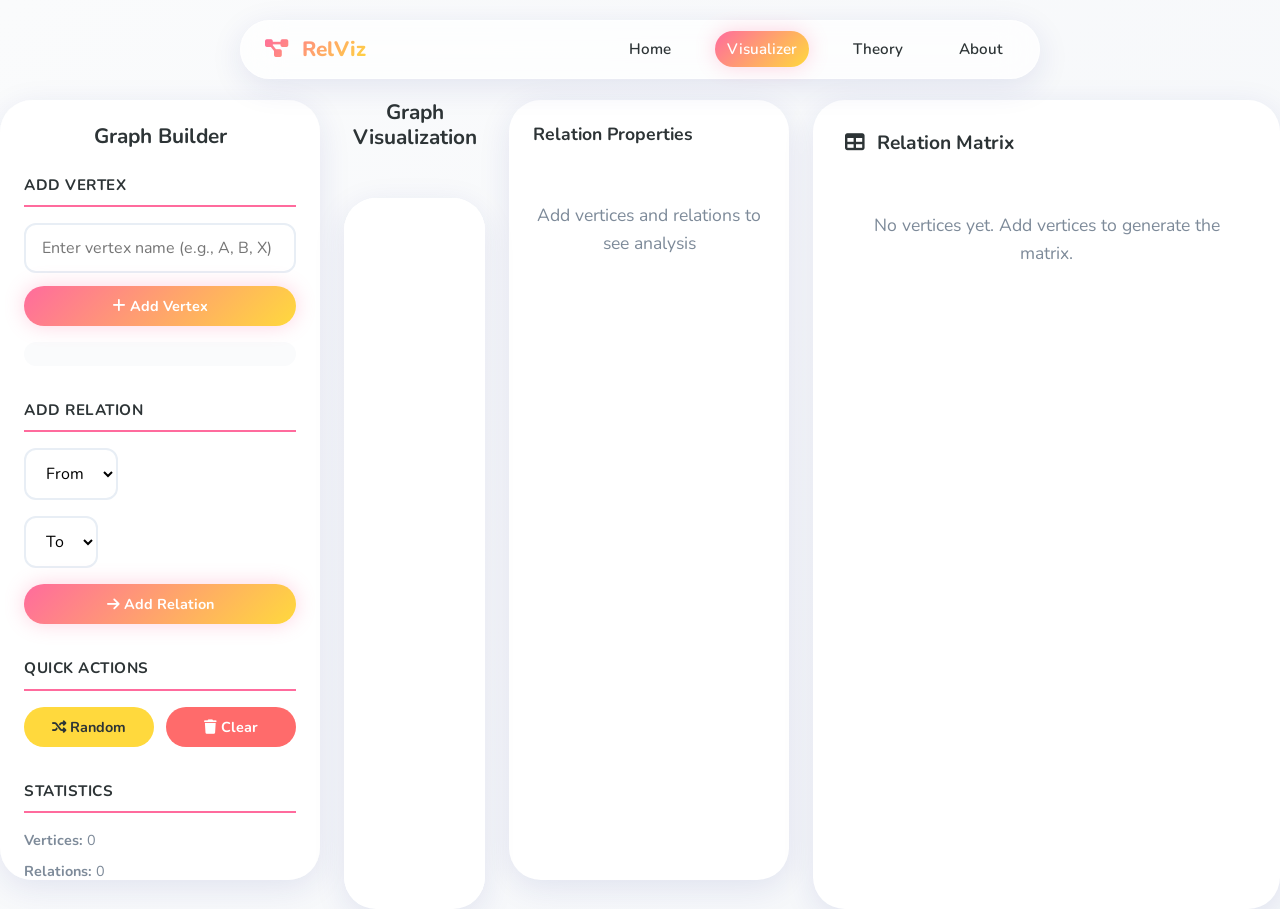
<file: visualizer.html>
<!DOCTYPE html>
<html lang="en">
<head>
  <meta charset="UTF-8">
  <meta name="viewport" content="width=device-width, initial-scale=1.0">
  <title>Interactive Visualizer - RelViz</title>

  <!-- Google Fonts -->
  <link rel="preconnect" href="https://fonts.googleapis.com">
  <link rel="preconnect" href="https://fonts.gstatic.com" crossorigin>
  <link href="https://fonts.googleapis.com/css2?family=Nunito:wght@400;600;700;800&family=Quicksand:wght@400;600;700&display=swap" rel="stylesheet">

  <!-- FontAwesome Icons -->
  <link rel="stylesheet" href="https://cdnjs.cloudflare.com/ajax/libs/font-awesome/6.4.0/css/all.min.css">

  <!-- D3.js -->
  <script src="https://d3js.org/d3.v7.min.js"></script>

  <!-- Main Styles -->
  <link rel="stylesheet" href="css/style.css">
  <link rel="stylesheet" href="css/animations.css">
  <link rel="stylesheet" href="css/visualizer.css">
</head>
<body>
  <!-- Navigation Bar -->
  <nav class="navbar">
    <div class="nav-container">
      <div class="nav-logo">
        <i class="fas fa-diagram-project" style="margin-right: 8px;"></i> RelViz
      </div>
      <ul class="nav-links">
        <li><a href="index.html">Home</a></li>
        <li><a href="visualizer.html" class="active">Visualizer</a></li>
        <li><a href="theory.html">Theory</a></li>
        <li><a href="about.html">About</a></li>
      </ul>
      <div class="burger-menu">
        <span></span>
        <span></span>
        <span></span>
      </div>
    </div>
  </nav>

  <!-- Main Container -->
  <div class="visualizer-container">
    <!-- Control Panel (Left) -->
    <div class="control-panel">
      <h2 class="text-center mb-3" style="font-size: 1.3rem;">Graph Builder</h2>

      <!-- Vertices Section -->
      <div class="control-section">
        <div class="control-section-title">Add Vertex</div>
        <div class="control-group full">
          <input type="text" id="vertexInput" placeholder="Enter vertex name (e.g., A, B, X)" maxlength="20">
          <button class="btn btn-primary btn-sm" onclick="addVertexClick()">
            <i class="fas fa-plus"></i> Add Vertex
          </button>
        </div>

        <div class="vertex-list" id="vertexList"></div>
      </div>

      <!-- Relations Section -->
      <div class="control-section">
        <div class="control-section-title">Add Relation</div>
        <div class="control-group">
          <select id="fromVertex">
            <option value="">From</option>
          </select>
        </div>
        <div class="control-group">
          <select id="toVertex">
            <option value="">To</option>
          </select>
        </div>
        <button class="btn btn-primary btn-sm" onclick="addRelationClick()" style="width: 100%;">
          <i class="fas fa-arrow-right"></i> Add Relation
        </button>
      </div>

      <!-- Quick Actions -->
      <div class="control-section">
        <div class="control-section-title">Quick Actions</div>
        <div class="button-group">
          <button class="btn btn-info btn-sm" onclick="generateRandomGraph()">
            <i class="fas fa-random"></i> Random
          </button>
          <button class="btn btn-danger btn-sm" onclick="clearGraph()">
            <i class="fas fa-trash"></i> Clear
          </button>
        </div>
      </div>

      <!-- Statistics -->
      <div class="control-section">
        <div class="control-section-title">Statistics</div>
        <div style="font-size: 0.9rem; color: var(--grey-dark);">
          <div style="margin-bottom: 0.5rem;">
            <strong>Vertices:</strong> <span id="statVertices">0</span>
          </div>
          <div style="margin-bottom: 0.5rem;">
            <strong>Relations:</strong> <span id="statRelations">0</span>
          </div>
          <div style="margin-bottom: 0.5rem;">
            <strong>Density:</strong> <span id="statDensity">0%</span>
          </div>
        </div>
      </div>
    </div>

    <!-- Graph Visualization (Center) -->
    <div class="graph-section">
      <div style="text-align: center; margin-bottom: 0.5rem;">
        <h2 style="font-size: 1.3rem; display: inline-block;">Graph Visualization</h2>
      </div>
      <div class="graph-canvas-wrapper">
        <div id="graph-canvas" class="force-graph-container"></div>
      </div>
    </div>

    <!-- Analysis Panel (Right) -->
    <div class="analysis-panel">
      <h2 class="analysis-title">Relation Properties</h2>
      <div id="propertiesContainer">
        <p class="text-grey" style="text-align: center; padding: 2rem 0;">
          Add vertices and relations to see analysis
        </p>
      </div>
    </div>

    <!-- Matrix Section -->
    <div class="matrix-container">
      <h3 class="matrix-title">
        <i class="fas fa-table" style="margin-right: 0.5rem;"></i> Relation Matrix
      </h3>
      <div id="matrixContainer">
        <p class="text-grey" style="text-align: center; padding: 2rem 0;">
          No vertices yet. Add vertices to generate the matrix.
        </p>
      </div>
      <div class="matrix-info" id="matrixInfoContainer" style="display: none;">
        <div class="matrix-info-title">Matrix Information</div>
        <div class="matrix-info-text" id="matrixInfoText"></div>
      </div>
    </div>
  </div>

  <!-- Scripts -->
  <script src="js/main.js"></script>
  <script src="js/matrix-logic.js"></script>
  <script src="js/relation-properties.js"></script>
  <script src="js/graph-engine.js"></script>

  <script>
    /* ===========================
       VISUALIZER CONTROLLER
       =========================== */

    let matrix = null;
    let properties = null;
    let graphEngine = null;

    // Initialize on page load
    document.addEventListener('DOMContentLoaded', () => {
      initializeVisualizer();
    });

    /**
     * Initialize visualizer
     */
    function initializeVisualizer() {
      matrix = new MatrixLogic();
      properties = new RelationProperties(matrix);
      graphEngine = new GraphEngine('graph-canvas');

      updateUI();
      setupEventListeners();

      // Handle window resize
      window.addEventListener('resize', () => {
        setTimeout(() => {
          graphEngine.resize();
        }, 250);
      });
    }

    /**
     * Setup event listeners
     */
    function setupEventListeners() {
      // Enter key on inputs
      document.getElementById('vertexInput').addEventListener('keypress', (e) => {
        if (e.key === 'Enter') addVertexClick();
      });

      document.getElementById('fromVertex').addEventListener('change', updateRelationSelects);
      document.getElementById('toVertex').addEventListener('change', updateRelationSelects);
    }

    /**
     * Add vertex from input
     */
    function addVertexClick() {
      const input = document.getElementById('vertexInput');
      const name = input.value.trim().toUpperCase();

      if (!name) {
        AppUtils.showNotification('Please enter a vertex name', 'error');
        return;
      }

      if (matrix.addVertex(name)) {
        graphEngine.addNode(name, name);
        input.value = '';
        updateUI();
        AppUtils.showNotification(`Vertex "${name}" added!`, 'success');
      } else {
        AppUtils.showNotification(`Vertex "${name}" already exists!`, 'error');
      }

      input.focus();
    }

    /**
     * Remove vertex
     */
    function removeVertex(name) {
      if (confirm(`Remove vertex "${name}" and all its relations?`)) {
        matrix.removeVertex(name);
        graphEngine.removeNode(name);
        updateUI();
        AppUtils.showNotification(`Vertex "${name}" removed!`, 'success');
      }
    }

    /**
     * Add relation from selects
     */
    function addRelationClick() {
      const from = document.getElementById('fromVertex').value;
      const to = document.getElementById('toVertex').value;

      if (!from || !to) {
        AppUtils.showNotification('Please select both source and target vertices', 'error');
        return;
      }

      if (matrix.addRelation(from, to)) {
        graphEngine.addLink(from, to);
        updateUI();
        AppUtils.showNotification(`Relation ${from} → ${to} added!`, 'success');
      } else {
        AppUtils.showNotification(`Relation ${from} → ${to} already exists!`, 'error');
      }
    }

    /**
     * Remove relation
     */
    function removeRelation(from, to) {
      matrix.removeRelation(from, to);
      graphEngine.removeLink(from, to);
      updateUI();
      AppUtils.showNotification(`Relation ${from} → ${to} removed!`, 'success');
    }

    /**
     * Generate random graph
     */
    function generateRandomGraph() {
      if (matrix.getVerticesCount() > 0) {
        if (!confirm('Clear current graph and generate random one?')) {
          return;
        }
      }

      matrix.generateRandom(4, 0.35);
      graphEngine.clear();

      matrix.getVertices().forEach(v => {
        graphEngine.addNode(v, v);
      });

      matrix.getRelations().forEach(r => {
        graphEngine.addLink(r.from, r.to);
      });

      updateUI();
      AppUtils.showNotification('Random graph generated!', 'success');
    }

    /**
     * Clear all
     */
    function clearGraph() {
      if (matrix.getVerticesCount() === 0) {
        AppUtils.showNotification('Graph is already empty', 'info');
        return;
      }

      if (confirm('Clear all vertices and relations?')) {
        matrix.clear();
        graphEngine.clear();
        updateUI();
        AppUtils.showNotification('Graph cleared!', 'success');
      }
    }

    /**
     * Update relation select options
     */
    function updateRelationSelects() {
      const fromSelect = document.getElementById('fromVertex');
      const toSelect = document.getElementById('toVertex');
      const vertices = matrix.getVertices();

      // Store current selections
      const fromValue = fromSelect.value;
      const toValue = toSelect.value;

      // Clear and rebuild options
      fromSelect.innerHTML = '<option value="">From</option>';
      toSelect.innerHTML = '<option value="">To</option>';

      vertices.forEach(v => {
        const option1 = document.createElement('option');
        option1.value = v;
        option1.textContent = v;
        fromSelect.appendChild(option1);

        const option2 = document.createElement('option');
        option2.value = v;
        option2.textContent = v;
        toSelect.appendChild(option2);
      });

      // Restore selections
      if (vertices.includes(fromValue)) fromSelect.value = fromValue;
      if (vertices.includes(toValue)) toSelect.value = toValue;
    }

    /**
     * Update UI
     */
    function updateUI() {
      updateVertexList();
      updateRelationSelects();
      updateProperties();
      updateMatrix();
      updateStatistics();
    }

    /**
     * Update vertex list display
     */
    function updateVertexList() {
      const container = document.getElementById('vertexList');
      const vertices = matrix.getVertices();

      if (vertices.length === 0) {
        container.innerHTML = '<p class="text-grey" style="text-align: center; padding: 1rem;">No vertices yet</p>';
        return;
      }

      container.innerHTML = vertices.map(v => `
        <div class="vertex-item">
          <span>${v}</span>
          <div class="vertex-actions">
            <button class="vertex-btn" onclick="removeVertex('${v}')" title="Remove">
              <i class="fas fa-trash"></i>
            </button>
          </div>
        </div>
      `).join('');
    }

    /**
     * Update properties display
     */
    function updateProperties() {
      const container = document.getElementById('propertiesContainer');

      if (matrix.getVerticesCount() === 0) {
        container.innerHTML = '<p class="text-grey" style="text-align: center; padding: 2rem 0;">Add vertices and relations to see analysis</p>';
        return;
      }

      const summary = properties.getSummary();
      const typeLabel = summary.type;

      let html = `
        <div style="margin-bottom: 1.5rem; padding: 1rem; background: linear-gradient(135deg, var(--primary-pink), var(--primary-yellow)); border-radius: var(--border-radius-md); color: white;">
          <div style="font-weight: 700; font-size: 0.95rem;">Classification</div>
          <div style="font-size: 1.1rem; margin-top: 0.5rem;">${typeLabel}</div>
        </div>

        <div style="margin-bottom: 1rem; padding: 1rem; background: var(--light-bg); border-radius: var(--border-radius-md); border-left: 4px solid var(--primary-pink);">
          <div style="font-size: 0.85rem; color: var(--grey-dark);">
            <strong>${summary.matchingProperties}</strong> of <strong>${summary.totalProperties}</strong> properties match
          </div>
        </div>
      `;

      html += properties.createPropertiesHTML();

      container.innerHTML = html;
    }

    /**
     * Update matrix display
     */
    function updateMatrix() {
      const container = document.getElementById('matrixContainer');
      const infoContainer = document.getElementById('matrixInfoContainer');

      if (matrix.getVerticesCount() === 0) {
        container.innerHTML = '<p class="text-grey" style="text-align: center; padding: 2rem 0;">No vertices yet. Add vertices to generate the matrix.</p>';
        infoContainer.style.display = 'none';
        return;
      }

      container.innerHTML = matrix.createMatrixHTML();

      // Show matrix info
      const relations = matrix.getRelations();
      if (relations.length > 0) {
        infoContainer.style.display = 'block';
        let infoText = `<strong>Matrix representation of the relation:</strong><br>
        1 = relation exists, 0 = no relation<br>
        Total relations: ${relations.length}<br>
        Matrix density: ${matrix.getDensity()}%`;
        document.getElementById('matrixInfoText').innerHTML = infoText;
      } else {
        infoContainer.style.display = 'none';
      }
    }

    /**
     * Update statistics
     */
    function updateStatistics() {
      document.getElementById('statVertices').textContent = matrix.getVerticesCount();
      document.getElementById('statRelations').textContent = matrix.getRelationsCount();
      document.getElementById('statDensity').textContent = matrix.getDensity() + '%';
    }
  </script>
</body>
</html>
</file>
<file: css/style.css>
/* ===========================
   DESIGN SYSTEM & VARIABLES
   =========================== */

:root {
  --primary-pink: #ff6b9d;
  --primary-yellow: #ffd93d;
  --accent-pink: #ff5e85;
  --accent-yellow: #ffca00;
  --white: #ffffff;
  --light-bg: #fafbfc;
  --dark-text: #2d3436;
  --grey-light: #e8eef5;
  --grey-medium: #b8c5d6;
  --grey-dark: #7d8a99;
  --shadow-soft: 0 8px 32px rgba(31, 38, 135, 0.1);
  --shadow-glow: 0 0 20px rgba(255, 107, 157, 0.3);
  --shadow-glow-yellow: 0 0 20px rgba(255, 217, 61, 0.3);
  --border-radius-sm: 12px;
  --border-radius-md: 20px;
  --border-radius-lg: 32px;
  --transition-smooth: all 0.3s cubic-bezier(0.25, 0.46, 0.45, 0.94);
  --transition-bounce: all 0.4s cubic-bezier(0.34, 1.56, 0.64, 1);
}

/* ===========================
   RESET & BASE
   =========================== */

* {
  margin: 0;
  padding: 0;
  box-sizing: border-box;
}

html {
  scroll-behavior: smooth;
}

body {
  font-family: 'Nunito', 'Quicksand', -apple-system, BlinkMacSystemFont, 'Segoe UI', sans-serif;
  background: linear-gradient(135deg, #fafbfc 0%, #f5f7fa 100%);
  color: var(--dark-text);
  line-height: 1.6;
  overflow-x: hidden;
}

/* ===========================
   TYPOGRAPHY
   =========================== */

h1, h2, h3, h4, h5, h6 {
  font-weight: 700;
  line-height: 1.2;
  color: var(--dark-text);
}

h1 {
  font-size: 3.5rem;
  margin-bottom: 1rem;
  background: linear-gradient(135deg, var(--primary-pink), var(--primary-yellow));
  -webkit-background-clip: text;
  -webkit-text-fill-color: transparent;
  background-clip: text;
}

h2 {
  font-size: 2.5rem;
  margin-bottom: 1.5rem;
}

h3 {
  font-size: 1.5rem;
  margin-bottom: 1rem;
}

p {
  font-size: 1.1rem;
  color: var(--grey-dark);
  margin-bottom: 1rem;
}

/* ===========================
   NAVBAR
   =========================== */

.navbar {
  position: fixed;
  top: 20px;
  left: 50%;
  transform: translateX(-50%);
  z-index: 1000;
  width: 90%;
  max-width: 800px;
  background: rgba(255, 255, 255, 0.7);
  backdrop-filter: blur(20px);
  -webkit-backdrop-filter: blur(20px);
  border: 1px solid rgba(255, 255, 255, 0.5);
  border-radius: 50px;
  padding: 12px 24px;
  box-shadow: 0 8px 32px rgba(31, 38, 135, 0.1);
  animation: slideDown 0.6s ease-out;
}

.nav-container {
  display: flex;
  justify-content: space-between;
  align-items: center;
}

.nav-logo {
  font-weight: 800;
  font-size: 1.3rem;
  background: linear-gradient(135deg, var(--primary-pink), var(--primary-yellow));
  -webkit-background-clip: text;
  -webkit-text-fill-color: transparent;
  background-clip: text;
}

.nav-links {
  display: flex;
  list-style: none;
  gap: 2rem;
}

.nav-links a {
  text-decoration: none;
  color: var(--dark-text);
  font-weight: 600;
  font-size: 0.95rem;
  padding: 8px 12px;
  border-radius: 20px;
  transition: var(--transition-smooth);
  position: relative;
}

.nav-links a:hover {
  background: linear-gradient(135deg, var(--primary-pink), var(--primary-yellow));
  color: white;
  transform: translateY(-2px);
}

.nav-links a.active {
  background: linear-gradient(135deg, var(--primary-pink), var(--primary-yellow));
  color: white;
  box-shadow: var(--shadow-glow);
}

.burger-menu {
  display: none;
  flex-direction: column;
  cursor: pointer;
  gap: 5px;
}

.burger-menu span {
  width: 25px;
  height: 3px;
  background: var(--dark-text);
  border-radius: 2px;
  transition: var(--transition-smooth);
}

/* ===========================
   BUTTONS
   =========================== */

.btn {
  display: inline-block;
  padding: 14px 32px;
  border-radius: var(--border-radius-lg);
  border: none;
  font-size: 1rem;
  font-weight: 700;
  cursor: pointer;
  transition: var(--transition-bounce);
  text-decoration: none;
  font-family: 'Nunito', 'Quicksand', sans-serif;
  text-align: center;
  position: relative;
  overflow: hidden;
}

.btn-primary {
  background: linear-gradient(135deg, var(--primary-pink), var(--primary-yellow));
  color: white;
  box-shadow: var(--shadow-glow);
  border: none;
}

.btn-primary:hover {
  transform: scale(1.05);
  box-shadow: 0 0 30px rgba(255, 107, 157, 0.5);
}

.btn-primary:active {
  transform: scale(0.98);
}

.btn-secondary {
  background: var(--white);
  color: var(--dark-text);
  border: 2px solid var(--primary-pink);
  box-shadow: var(--shadow-soft);
}

.btn-secondary:hover {
  background: var(--primary-pink);
  color: white;
  transform: translateY(-2px);
}

.btn-sm {
  padding: 10px 20px;
  font-size: 0.9rem;
}

.btn-xs {
  padding: 8px 16px;
  font-size: 0.85rem;
}

/* ===========================
   CARDS
   =========================== */

.card {
  background: white;
  border-radius: var(--border-radius-md);
  padding: 24px;
  box-shadow: var(--shadow-soft);
  transition: var(--transition-smooth);
  border: 1px solid rgba(255, 255, 255, 0.5);
}

.card:hover {
  transform: translateY(-8px);
  box-shadow: 0 12px 40px rgba(31, 38, 135, 0.15);
}

.card-gradient {
  background: linear-gradient(135deg, rgba(255, 107, 157, 0.1), rgba(255, 217, 61, 0.1));
  border: 1px solid rgba(255, 107, 157, 0.2);
}

/* ===========================
   INPUTS
   =========================== */

input, select, textarea {
  padding: 12px 16px;
  border-radius: var(--border-radius-sm);
  border: 2px solid var(--grey-light);
  font-family: 'Nunito', 'Quicksand', sans-serif;
  font-size: 1rem;
  transition: var(--transition-smooth);
  background: white;
}

input:focus, select:focus, textarea:focus {
  outline: none;
  border-color: var(--primary-pink);
  box-shadow: 0 0 10px rgba(255, 107, 157, 0.2);
}

/* ===========================
   CONTAINER & LAYOUT
   =========================== */

.container {
  width: 90%;
  max-width: 1200px;
  margin: 0 auto;
}

.section {
  padding: 80px 0;
}

.flex {
  display: flex;
}

.flex-center {
  display: flex;
  align-items: center;
  justify-content: center;
}

.flex-between {
  display: flex;
  align-items: center;
  justify-content: space-between;
}

.gap-1 { gap: 1rem; }
.gap-2 { gap: 2rem; }
.gap-3 { gap: 3rem; }

.grid {
  display: grid;
}

.grid-2 {
  grid-template-columns: repeat(auto-fit, minmax(300px, 1fr));
  gap: 2rem;
}

.grid-3 {
  grid-template-columns: repeat(auto-fit, minmax(250px, 1fr));
  gap: 2rem;
}

/* ===========================
   UTILITIES
   =========================== */

.mt-1 { margin-top: 0.5rem; }
.mt-2 { margin-top: 1rem; }
.mt-3 { margin-top: 1.5rem; }
.mt-4 { margin-top: 2rem; }

.mb-1 { margin-bottom: 0.5rem; }
.mb-2 { margin-bottom: 1rem; }
.mb-3 { margin-bottom: 1.5rem; }
.mb-4 { margin-bottom: 2rem; }

.text-center { text-align: center; }
.text-white { color: white; }
.text-pink { color: var(--primary-pink); }
.text-grey { color: var(--grey-dark); }

.hidden { display: none !important; }
.visible { display: block !important; }

/* ===========================
   RESPONSIVE DESIGN
   =========================== */

@media (max-width: 768px) {
  .nav-links {
    display: none;
    position: absolute;
    top: 100%;
    right: 0;
    background: white;
    flex-direction: column;
    width: 100%;
    border-radius: 0 0 20px 20px;
    padding: 1rem 0;
    box-shadow: var(--shadow-soft);
    gap: 0;
  }

  .nav-links.active {
    display: flex;
  }

  .nav-links a {
    padding: 12px 24px;
    width: 100%;
  }

  .burger-menu {
    display: flex;
  }

  h1 {
    font-size: 2rem;
  }

  h2 {
    font-size: 1.8rem;
  }

  p {
    font-size: 1rem;
  }

  .section {
    padding: 40px 0;
  }
}

@media (max-width: 480px) {
  h1 {
    font-size: 1.5rem;
  }

  h2 {
    font-size: 1.3rem;
  }

  p {
    font-size: 0.95rem;
  }

  .navbar {
    width: 95%;
    top: 10px;
  }
}
</file>
<file: css/animations.css>
/* ===========================
   ANIMATIONS
   =========================== */

@keyframes slideDown {
  from {
    opacity: 0;
    transform: translateX(-50%) translateY(-20px);
  }
  to {
    opacity: 1;
    transform: translateX(-50%) translateY(0);
  }
}

@keyframes fadeIn {
  from {
    opacity: 0;
  }
  to {
    opacity: 1;
  }
}

@keyframes slideUp {
  from {
    opacity: 0;
    transform: translateY(30px);
  }
  to {
    opacity: 1;
    transform: translateY(0);
  }
}

@keyframes slideInLeft {
  from {
    opacity: 0;
    transform: translateX(-50px);
  }
  to {
    opacity: 1;
    transform: translateX(0);
  }
}

@keyframes slideInRight {
  from {
    opacity: 0;
    transform: translateX(50px);
  }
  to {
    opacity: 1;
    transform: translateX(0);
  }
}

@keyframes scaleIn {
  from {
    opacity: 0;
    transform: scale(0.95);
  }
  to {
    opacity: 1;
    transform: scale(1);
  }
}

@keyframes float {
  0%, 100% {
    transform: translateY(0px);
  }
  50% {
    transform: translateY(-20px);
  }
}

@keyframes floatSlow {
  0%, 100% {
    transform: translateY(0px) rotate(0deg);
  }
  50% {
    transform: translateY(-30px) rotate(5deg);
  }
}

@keyframes pulse {
  0%, 100% {
    opacity: 1;
  }
  50% {
    opacity: 0.5;
  }
}

@keyframes glow {
  0%, 100% {
    box-shadow: 0 0 10px rgba(255, 107, 157, 0.3);
  }
  50% {
    box-shadow: 0 0 20px rgba(255, 107, 157, 0.6);
  }
}

@keyframes shimmer {
  0% {
    background-position: -1000px 0;
  }
  100% {
    background-position: 1000px 0;
  }
}

@keyframes spin {
  from {
    transform: rotate(0deg);
  }
  to {
    transform: rotate(360deg);
  }
}

@keyframes bounce {
  0%, 100% {
    transform: translateY(0);
  }
  50% {
    transform: translateY(-10px);
  }
}

@keyframes gradientShift {
  0% {
    background-position: 0% 50%;
  }
  50% {
    background-position: 100% 50%;
  }
  100% {
    background-position: 0% 50%;
  }
}

/* ===========================
   ANIMATION CLASSES
   =========================== */

.animate-fadeIn {
  animation: fadeIn 0.8s ease-out forwards;
}

.animate-slideUp {
  animation: slideUp 0.8s ease-out forwards;
}

.animate-slideInLeft {
  animation: slideInLeft 0.8s ease-out forwards;
}

.animate-slideInRight {
  animation: slideInRight 0.8s ease-out forwards;
}

.animate-scaleIn {
  animation: scaleIn 0.6s ease-out forwards;
}

.animate-float {
  animation: float 3s ease-in-out infinite;
}

.animate-floatSlow {
  animation: floatSlow 5s ease-in-out infinite;
}

.animate-pulse {
  animation: pulse 2s ease-in-out infinite;
}

.animate-glow {
  animation: glow 2s ease-in-out infinite;
}

.animate-spin {
  animation: spin 1s linear infinite;
}

.animate-bounce {
  animation: bounce 1s ease-in-out infinite;
}

/* ===========================
   STAGGER ANIMATIONS
   =========================== */

.stagger-item {
  opacity: 0;
  animation: slideUp 0.8s ease-out forwards;
}

.stagger-item:nth-child(1) { animation-delay: 0.1s; }
.stagger-item:nth-child(2) { animation-delay: 0.2s; }
.stagger-item:nth-child(3) { animation-delay: 0.3s; }
.stagger-item:nth-child(4) { animation-delay: 0.4s; }
.stagger-item:nth-child(5) { animation-delay: 0.5s; }
.stagger-item:nth-child(6) { animation-delay: 0.6s; }
.stagger-item:nth-child(n+7) { animation-delay: 0.7s; }

/* ===========================
   DECORATIVE BLOBS
   =========================== */

.blob {
  position: absolute;
  border-radius: 50%;
  filter: blur(50px);
  opacity: 0.3;
  mix-blend-mode: screen;
}

.blob-1 {
  width: 300px;
  height: 300px;
  background: linear-gradient(135deg, var(--primary-pink), transparent);
  top: -50px;
  right: -50px;
  animation: floatSlow 8s ease-in-out infinite;
}

.blob-2 {
  width: 250px;
  height: 250px;
  background: linear-gradient(135deg, var(--primary-yellow), transparent);
  bottom: -30px;
  left: -30px;
  animation: float 6s ease-in-out infinite;
  animation-delay: 2s;
}

.blob-3 {
  width: 200px;
  height: 200px;
  background: linear-gradient(135deg, var(--primary-pink), var(--primary-yellow));
  top: 50%;
  left: 50%;
  transform: translate(-50%, -50%);
  animation: float 7s ease-in-out infinite;
  animation-delay: 1s;
  opacity: 0.15;
}

/* ===========================
   LOADING & TRANSITIONS
   =========================== */

.page-transition {
  animation: fadeIn 0.5s ease-out;
}

.spinner {
  width: 40px;
  height: 40px;
  border: 4px solid var(--grey-light);
  border-top: 4px solid var(--primary-pink);
  border-radius: 50%;
  animation: spin 0.8s linear infinite;
}

.loader {
  display: inline-block;
  width: 20px;
  height: 20px;
  border: 3px solid var(--grey-light);
  border-radius: 50%;
  border-top-color: var(--primary-pink);
  animation: spin 0.8s ease-in-out infinite;
}

/* ===========================
   PAGE SPECIFIC ANIMATIONS
   =========================== */

.hero-title {
  animation: slideUp 0.8s ease-out;
}

.hero-subtitle {
  animation: slideUp 0.8s ease-out;
  animation-delay: 0.1s;
  opacity: 0;
  animation-fill-mode: forwards;
}

.hero-description {
  animation: slideUp 0.8s ease-out;
  animation-delay: 0.2s;
  opacity: 0;
  animation-fill-mode: forwards;
}

.hero-button {
  animation: slideUp 0.8s ease-out;
  animation-delay: 0.3s;
  opacity: 0;
  animation-fill-mode: forwards;
}

.feature-card {
  animation: slideUp 0.8s ease-out forwards;
}

/* ===========================
   INTERACTIVE EFFECTS
   =========================== */

.hover-lift {
  transition: var(--transition-smooth);
}

.hover-lift:hover {
  transform: translateY(-8px);
  box-shadow: 0 12px 40px rgba(31, 38, 135, 0.15);
}

.hover-glow {
  transition: var(--transition-smooth);
}

.hover-glow:hover {
  box-shadow: var(--shadow-glow);
}

.hover-scale {
  transition: var(--transition-smooth);
}

.hover-scale:hover {
  transform: scale(1.05);
}

.ripple {
  position: relative;
  overflow: hidden;
}

.ripple::after {
  content: '';
  position: absolute;
  top: 50%;
  left: 50%;
  width: 5px;
  height: 5px;
  background: rgba(255, 255, 255, 0.5);
  opacity: 0;
  border-radius: 50%;
  transform: scale(1);
  transform-origin: 50% 50%;
}

.ripple:active::after {
  animation: ripple-out 0.6s ease-out;
}

@keyframes ripple-out {
  to {
    transform: scale(4);
    opacity: 0;
  }
}

/* ===========================
   TRANSITIONS BETWEEN PAGES
   =========================== */

.fade-in-up {
  animation: slideUp 0.6s cubic-bezier(0.25, 0.46, 0.45, 0.94);
}

.fade-out-down {
  animation: slideDown 0.6s cubic-bezier(0.25, 0.46, 0.45, 0.94) reverse;
}
</file>
<file: css/visualizer.css>
/* ===========================
   VISUALIZER PAGE STYLES
   =========================== */

.visualizer-container {
  display: flex;
  gap: 1.5rem;
  padding-top: 100px;
  min-height: 100vh;
  background: linear-gradient(135deg, #fafbfc 0%, #f5f7fa 100%);
}

/* ===========================
   CONTROL PANEL (LEFT)
   =========================== */

.control-panel {
  flex: 0 0 320px;
  background: white;
  border-radius: var(--border-radius-lg);
  padding: 24px;
  box-shadow: var(--shadow-soft);
  overflow-y: auto;
  max-height: calc(100vh - 120px);
  animation: slideInLeft 0.5s ease-out;
}

.control-section {
  margin-bottom: 2rem;
}

.control-section-title {
  font-size: 0.95rem;
  font-weight: 700;
  color: var(--dark-text);
  margin-bottom: 1rem;
  padding-bottom: 0.5rem;
  border-bottom: 2px solid var(--primary-pink);
  text-transform: uppercase;
  letter-spacing: 0.5px;
}

.control-group {
  display: flex;
  gap: 0.8rem;
  margin-bottom: 1rem;
  flex-wrap: wrap;
}

.control-group input {
  flex: 1;
  min-width: 120px;
}

.control-group.full {
  flex-direction: column;
}

.control-group.full input {
  width: 100%;
}

.vertex-list {
  background: var(--light-bg);
  border-radius: var(--border-radius-md);
  padding: 12px;
  margin-bottom: 1rem;
  max-height: 200px;
  overflow-y: auto;
}

.vertex-item {
  display: flex;
  justify-content: space-between;
  align-items: center;
  padding: 8px 12px;
  background: white;
  border-radius: 8px;
  margin-bottom: 6px;
  font-size: 0.9rem;
  border-left: 4px solid var(--primary-pink);
  animation: slideInLeft 0.3s ease-out;
}

.vertex-item span {
  font-weight: 600;
  color: var(--dark-text);
}

.vertex-actions {
  display: flex;
  gap: 4px;
}

.vertex-btn {
  width: 24px;
  height: 24px;
  border: none;
  border-radius: 4px;
  background: var(--primary-pink);
  color: white;
  cursor: pointer;
  font-size: 0.75rem;
  transition: var(--transition-smooth);
  display: flex;
  align-items: center;
  justify-content: center;
}

.vertex-btn:hover {
  background: var(--accent-pink);
  transform: scale(1.1);
}

.relation-input-group {
  display: flex;
  gap: 0.8rem;
  margin-bottom: 1rem;
}

.relation-input-group select,
.relation-input-group input {
  flex: 1;
}

.button-group {
  display: flex;
  gap: 0.8rem;
  flex-wrap: wrap;
}

.button-group .btn {
  flex: 1;
  min-width: 100px;
  font-size: 0.9rem;
  padding: 10px 12px;
}

.btn-danger {
  background: #ff6b6b;
  color: white;
  border: none;
}

.btn-danger:hover {
  background: #ee5a52;
}

.btn-info {
  background: var(--primary-yellow);
  color: var(--dark-text);
  border: none;
}

.btn-info:hover {
  background: var(--accent-yellow);
}

/* ===========================
   GRAPH VISUALIZATION (CENTER)
   =========================== */

.graph-section {
  flex: 1;
  display: flex;
  flex-direction: column;
  gap: 1rem;
  animation: slideUp 0.5s ease-out;
}

.graph-canvas-wrapper {
  flex: 1;
  background: white;
  border-radius: var(--border-radius-lg);
  box-shadow: var(--shadow-soft);
  overflow: hidden;
  position: relative;
  min-height: 500px;
}

#graph-canvas {
  width: 100%;
  height: 100%;
  display: block;
}

.canvas-placeholder {
  width: 100%;
  height: 100%;
  display: flex;
  align-items: center;
  justify-content: center;
  color: var(--grey-dark);
  font-size: 1.1rem;
  text-align: center;
  padding: 2rem;
}

/* ===========================
   RELATION ANALYSIS PANEL (RIGHT)
   =========================== */

.analysis-panel {
  flex: 0 0 280px;
  background: white;
  border-radius: var(--border-radius-lg);
  padding: 24px;
  box-shadow: var(--shadow-soft);
  overflow-y: auto;
  max-height: calc(100vh - 120px);
  animation: slideInRight 0.5s ease-out;
}

.analysis-title {
  font-size: 1.1rem;
  font-weight: 700;
  margin-bottom: 1.5rem;
  color: var(--dark-text);
}

.property-card {
  margin-bottom: 1rem;
  padding: 1rem;
  border-radius: var(--border-radius-md);
  border-left: 4px solid var(--grey-light);
  background: var(--light-bg);
  transition: var(--transition-smooth);
}

.property-card.true {
  background: linear-gradient(135deg, rgba(255, 107, 157, 0.1), rgba(255, 217, 61, 0.1));
  border-left-color: var(--primary-pink);
  box-shadow: 0 4px 12px rgba(255, 107, 157, 0.1);
}

.property-card.false {
  background: linear-gradient(135deg, rgba(200, 200, 200, 0.05), rgba(200, 200, 200, 0.1));
  border-left-color: var(--grey-light);
}

.property-name {
  font-weight: 700;
  color: var(--dark-text);
  margin-bottom: 0.5rem;
  display: flex;
  align-items: center;
  gap: 0.5rem;
}

.property-badge {
  display: inline-block;
  padding: 4px 10px;
  border-radius: 12px;
  font-size: 0.75rem;
  font-weight: 700;
  text-transform: uppercase;
}

.property-badge.true {
  background: var(--primary-pink);
  color: white;
}

.property-badge.false {
  background: var(--grey-medium);
  color: white;
}

.property-description {
  font-size: 0.9rem;
  color: var(--grey-dark);
  line-height: 1.4;
}

.matrix-section {
  margin-top: 1rem;
  padding-top: 1rem;
  border-top: 1px solid var(--grey-light);
}

/* ===========================
   MATRIX DISPLAY
   =========================== */

.matrix-container {
  grid-column: 1 / -1;
  background: white;
  border-radius: var(--border-radius-lg);
  padding: 2rem;
  box-shadow: var(--shadow-soft);
  animation: slideUp 0.5s ease-out;
  animation-delay: 0.1s;
  overflow-x: auto;
}

.matrix-title {
  font-size: 1.2rem;
  font-weight: 700;
  margin-bottom: 1.5rem;
  color: var(--dark-text);
}

.matrix {
  display: inline-block;
  border-collapse: collapse;
  min-width: 100%;
}

.matrix-header {
  background: linear-gradient(135deg, var(--primary-pink), var(--primary-yellow));
  color: white;
  font-weight: 700;
  padding: 12px 16px;
  text-align: center;
  border-radius: 8px 8px 0 0;
}

.matrix th {
  background: linear-gradient(135deg, var(--primary-pink), var(--primary-yellow));
  color: white;
  font-weight: 700;
  padding: 12px 16px;
  text-align: center;
  border: 1px solid rgba(255, 255, 255, 0.3);
}

.matrix td {
  padding: 12px 16px;
  text-align: center;
  border: 1px solid var(--grey-light);
  background: white;
  transition: var(--transition-smooth);
  font-weight: 600;
  cursor: pointer;
}

.matrix td:hover {
  background: rgba(255, 107, 157, 0.1);
  transform: scale(1.05);
}

.matrix td.one {
  background: rgba(255, 107, 157, 0.15);
  color: var(--primary-pink);
}

.matrix td.zero {
  background: rgba(200, 200, 200, 0.05);
  color: var(--grey-dark);
}

.matrix-info {
  margin-top: 1.5rem;
  padding: 1rem;
  background: var(--light-bg);
  border-radius: var(--border-radius-md);
  border-left: 4px solid var(--primary-pink);
}

.matrix-info-title {
  font-weight: 700;
  color: var(--dark-text);
  margin-bottom: 0.5rem;
}

.matrix-info-text {
  font-size: 0.9rem;
  color: var(--grey-dark);
}

/* ===========================
   MOBILE RESPONSIVE
   =========================== */

@media (max-width: 1024px) {
  .visualizer-container {
    flex-direction: column;
    padding-bottom: 2rem;
  }

  .control-panel,
  .analysis-panel {
    flex: 0 0 auto;
    max-height: 400px;
  }

  .graph-section {
    order: 2;
  }

  .analysis-panel {
    order: 3;
  }

  .matrix-container {
    order: 4;
  }
}

@media (max-width: 768px) {
  .visualizer-container {
    padding-top: 80px;
    gap: 1rem;
  }

  .control-panel,
  .analysis-panel {
    flex: 0 0 auto;
    max-height: 300px;
  }

  .graph-canvas-wrapper {
    min-height: 300px;
  }

  .control-panel {
    padding: 16px;
  }

  .analysis-panel {
    padding: 16px;
  }

  .matrix-container {
    padding: 1rem;
  }

  .button-group {
    flex-direction: column;
  }

  .button-group .btn {
    width: 100%;
  }
}

@media (max-width: 480px) {
  .visualizer-container {
    padding-top: 80px;
    gap: 0.8rem;
  }

  .control-panel,
  .analysis-panel {
    max-height: 250px;
    flex: 0 0 auto;
  }

  .graph-canvas-wrapper {
    min-height: 250px;
  }

  .control-panel,
  .analysis-panel,
  .matrix-container {
    padding: 12px;
  }

  .control-section-title,
  .analysis-title,
  .matrix-title {
    font-size: 0.9rem;
  }

  .vertex-item,
  .property-card {
    font-size: 0.85rem;
  }

  .matrix td,
  .matrix th {
    padding: 8px 10px;
    font-size: 0.9rem;
  }
}

/* ===========================
   SCROLLBAR STYLING
   =========================== */

.control-panel::-webkit-scrollbar,
.analysis-panel::-webkit-scrollbar,
.vertex-list::-webkit-scrollbar {
  width: 6px;
}

.control-panel::-webkit-scrollbar-track,
.analysis-panel::-webkit-scrollbar-track,
.vertex-list::-webkit-scrollbar-track {
  background: var(--light-bg);
  border-radius: 10px;
}

.control-panel::-webkit-scrollbar-thumb,
.analysis-panel::-webkit-scrollbar-thumb,
.vertex-list::-webkit-scrollbar-thumb {
  background: var(--primary-pink);
  border-radius: 10px;
}

.control-panel::-webkit-scrollbar-thumb:hover,
.analysis-panel::-webkit-scrollbar-thumb:hover,
.vertex-list::-webkit-scrollbar-thumb:hover {
  background: var(--accent-pink);
}

/* ===========================
   FORCE GRAPH CUSTOMIZATION
   =========================== */

.force-graph-container {
  width: 100%;
  height: 100%;
}

.force-graph-tooltip {
  background: rgba(0, 0, 0, 0.8);
  color: white;
  padding: 6px 12px;
  border-radius: 6px;
  font-size: 0.85rem;
  pointer-events: none;
  z-index: 10;
}

/* ===========================
   NODE & LINK STYLING (SVG)
   =========================== */

.node {
  cursor: pointer;
  transition: all 0.2s;
}

.node:hover {
  filter: brightness(1.2);
}

.node-label {
  font-size: 12px;
  font-weight: 700;
  text-anchor: middle;
  pointer-events: none;
  fill: white;
}

.link {
  stroke: var(--grey-light);
  stroke-width: 2px;
  fill: none;
  marker-end: url(#arrowhead);
}

.link:hover {
  stroke: var(--primary-pink);
  stroke-width: 3px;
}

.arrowhead {
  fill: var(--grey-light);
}

.link:hover .arrowhead {
  fill: var(--primary-pink);
}
</file>
